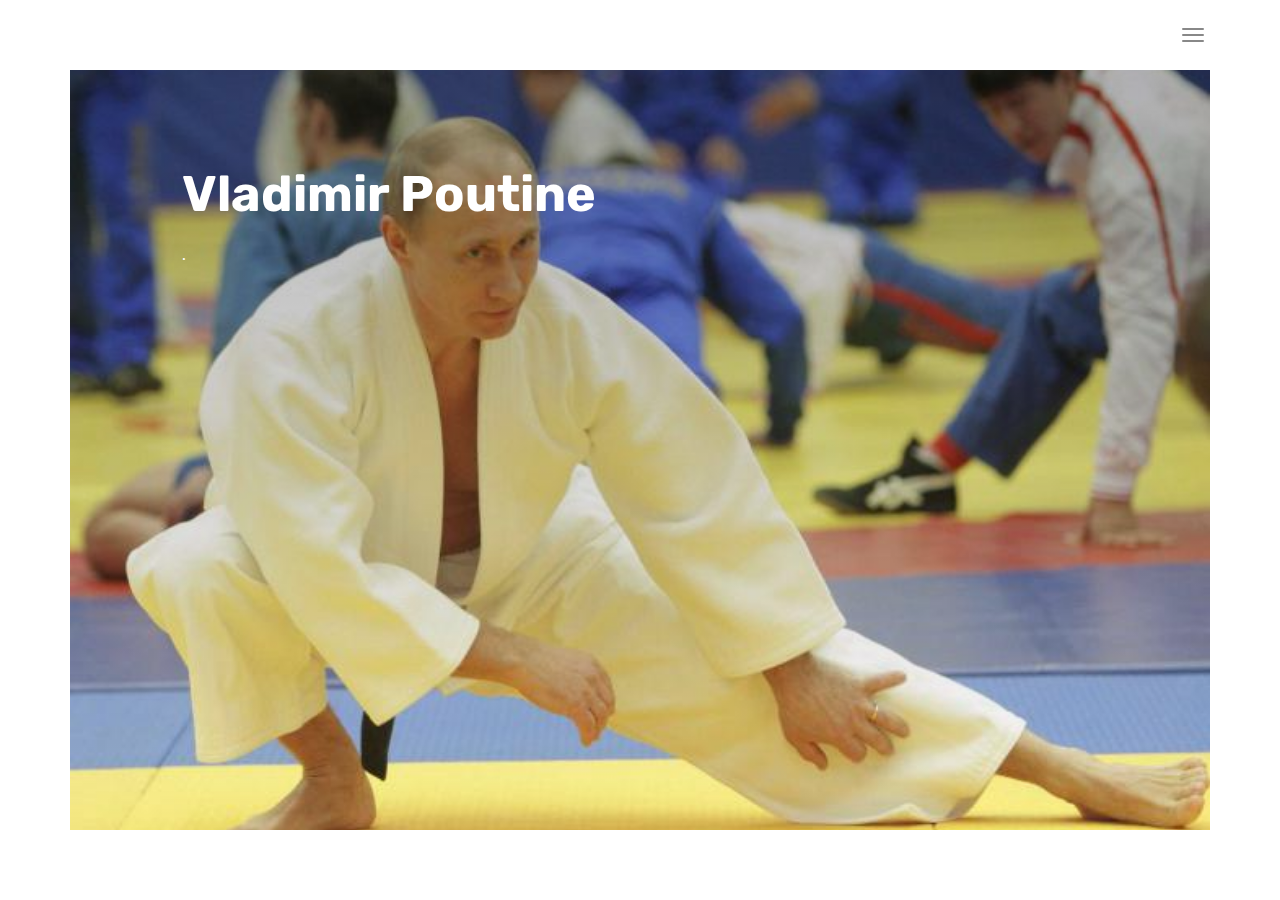
<file: index.html>
<!DOCTYPE html>
<html lang="en">

<head>
  <meta charset="UTF-8">
  <meta content="IE=edge" http-equiv="X-UA-Compatible">
  <meta content="width=device-width,initial-scale=1" name="viewport">
  <meta content="description" name="description">
  <meta name="google" content="notranslate" />
  <meta content="Mashup templates have been developped by Orson.io team" name="author">

  <!-- Disable tap highlight on IE -->
  <meta name="msapplication-tap-highlight" content="no">
  
  <link rel="apple-touch-icon" sizes="180x180" href="./assets/apple-icon-180x180.png">
  <link href="./assets/favicon.ico" rel="icon">
  
  <title>Title page</title>  

<link href="./main.3da94fde.css" rel="stylesheet"></head>

<body>

 <!-- Add your content of header -->

<header>
  <nav class="navbar navbar-fixed-top navbar-default">
    <div class="container">
        <button type="button" class="navbar-toggle">
          <span class="sr-only">Toggle navigation</span>
          <span class="icon-bar"></span>
          <span class="icon-bar"></span>
          <span class="icon-bar"></span>
        </button>
        
      <nav class="navbar-fullscreen" id="navbar-middle">
        <button type="button" class="close" aria-label="Close"><span aria-hidden="true">&times;</span></button>
        <ul class="navbar-fullscreen-links">
          <li><a href="./index.html" title="">home</a></li>
          <li><a href="./project.html" title="">Projet</a></li>
          <li><a href="./about.html" title="">A propos de</a></li>
        </ul>

        <div class="footer-container">
          <p class="footer-share-icons">
              <a href="https://www.linternaute.fr/actualite/biographie/1776476-vladimir-poutine-biographie-courte-dates-citations/#:~:text=Biographie%20courte%20de%20Vladimir%20Poutine%20Biographie%20courte%20de,renseignement%2C%20qu%27il%20quitte%20en%201991%29%20et%20devient%20officier." class="fa-icon" title="">
                  <i class="fa fa-Wikipedia" aria-hidden="true"></i>
              </a>
          </p>
                       
        </div>


      </nav> 
    
    </div>
  </nav>
</header>

  
<div class="hero-full-container background-image-container white-text-container" style="background-image:url('judo.jpg')">
  <div class="overlay-gradient"></div>
  <div class="container">
    <div class="row">
      <div class="col-xs-12 col-md-7 col-md-offset-1">
        <div class="hero-full-wrapper">
          <div class="text-content">
            <h1>Vladimir Poutine</h1>
            <p>.</p>
          </div>
        </div>
      </div>
    </div>
  </div>
</div>

<script>
  document.addEventListener("DOMContentLoaded", function (event) {
    navbarFixedTopAnimation();
    closeMenuBeforeGoingToPage();
  });
</script>




<script>
    document.addEventListener("DOMContentLoaded", function (event) {
      navbarToggleSidebar();
      closeMenuBeforeGoingToPage();
      navActivePage();
    });
</script>
 <script type="text/javascript" src="./main.4c6e144e.js"></script></body>

</html>
</file>
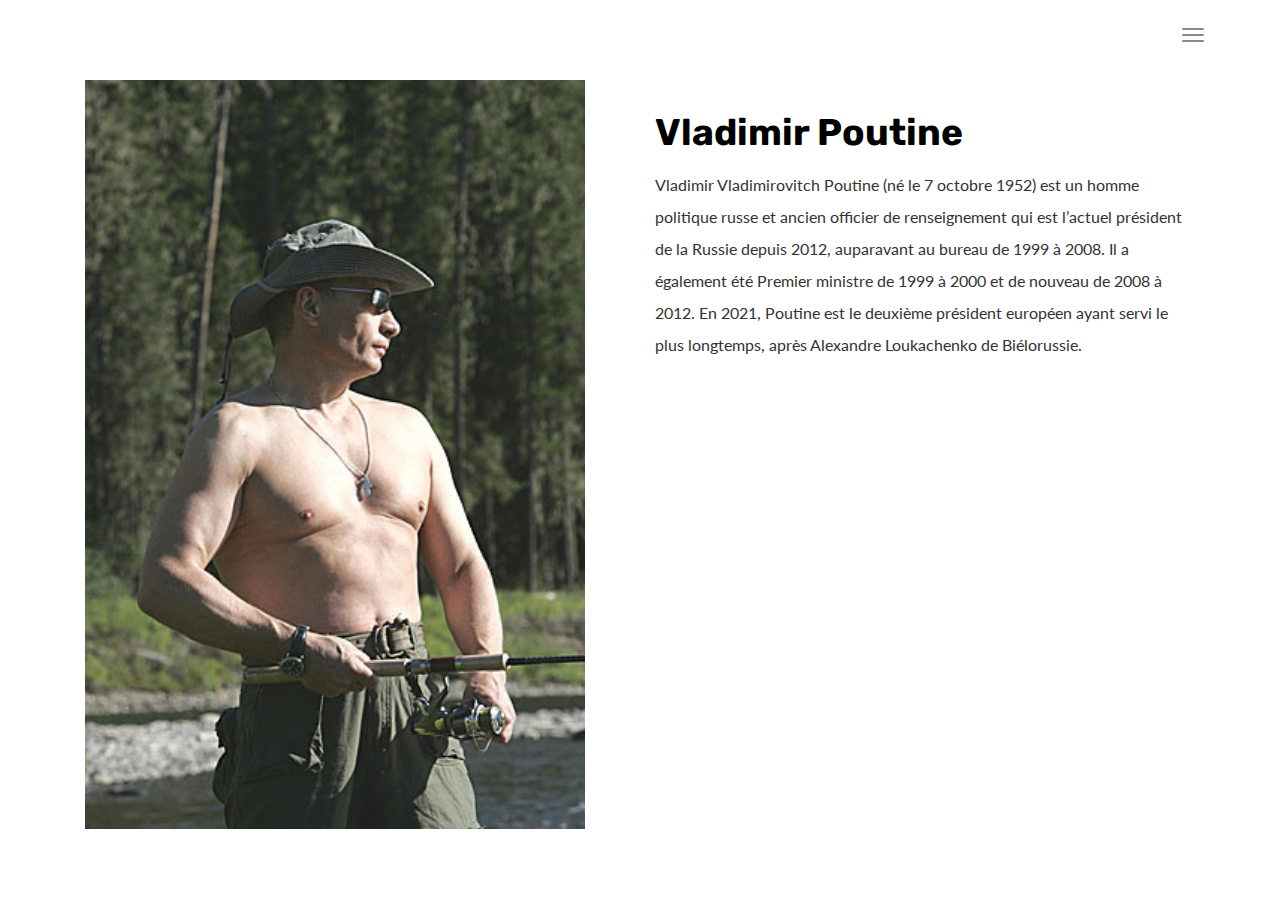
<file: about.html>
<!DOCTYPE html>
<html lang="en">

<head>
  <meta charset="UTF-8">
  <meta content="IE=edge" http-equiv="X-UA-Compatible">
  <meta content="width=device-width,initial-scale=1" name="viewport">
  <meta content="description" name="description">
  <meta name="google" content="notranslate" />
  <meta content="Mashup templates have been developped by Orson.io team" name="author">

  <!-- Disable tap highlight on IE -->
  <meta name="msapplication-tap-highlight" content="no">
  
  <link rel="apple-touch-icon" sizes="180x180" href="./assets/apple-icon-180x180.png">
  <link href="./assets/favicon.ico" rel="icon">
  
  <title>Title page</title>  

<link href="./main.3da94fde.css" rel="stylesheet"></head>

<body>

<!-- Add your content of header -->

<header>
  <nav class="navbar navbar-fixed-top navbar-default">
    <div class="container">
        <button type="button" class="navbar-toggle">
          <span class="sr-only">Toggle navigation</span>
          <span class="icon-bar"></span>
          <span class="icon-bar"></span>
          <span class="icon-bar"></span>
        </button>
        
      <nav class="navbar-fullscreen" id="navbar-middle">
        <button type="button" class="close" aria-label="Close"><span aria-hidden="true">&times;</span></button>
        <ul class="navbar-fullscreen-links">
          <li><a href="./index.html" title="">Home</a></li>
          <li><a href="./project.html" title="">Projet</a></li>
          <li><a href="./about.html" title="">A propos de</a></li>
        
        </ul>

        <div class="footer-container">
           
          <p class="footer-share-icons">
              <a href="https://www.linternaute.fr/actualite/biographie/1776476-vladimir-poutine-biographie-courte-dates-citations/#:~:text=Biographie%20courte%20de%20Vladimir%20Poutine%20Biographie%20courte%20de,renseignement%2C%20qu%27il%20quitte%20en%201991%29%20et%20devient%20officier." class="fa-icon" title="">
                  <i class="fa fa-Wikipedia" aria-hidden="true"></i>
              </a>
          </p>
                       
        </div>


      </nav> 
    
    </div>
  </nav>
</header>
<div class="section-container content-container">
    <div class="container">
        <div class="row">
            <div class="col-xs-12">
                <div class="col-md-6">
                    <img src="putin.jpg" class="img-responsive" alt="" width="500px"> 
                </div>
                <div class="col-md-6">
                    <h1 class="h2">Vladimir Poutine</h1>
                    <p>Vladimir Vladimirovitch Poutine (né le 7 octobre 1952) est un homme politique russe et ancien officier de renseignement qui est l’actuel président de la Russie depuis 2012, auparavant au bureau de 1999 à 2008. Il a également été Premier ministre de 1999 à 2000 et de nouveau de 2008 à 2012. En 2021, Poutine est le deuxième président européen ayant servi le plus longtemps, après Alexandre Loukachenko de Biélorussie.</p>

                   
                </div>
            </div>
        </div>
    </div>
</div>




<script>
    document.addEventListener("DOMContentLoaded", function (event) {
      navbarToggleSidebar();
      closeMenuBeforeGoingToPage();
      navActivePage();
    });
</script>
 <script type="text/javascript" src="./main.4c6e144e.js"></script></body>

</html>
</file>
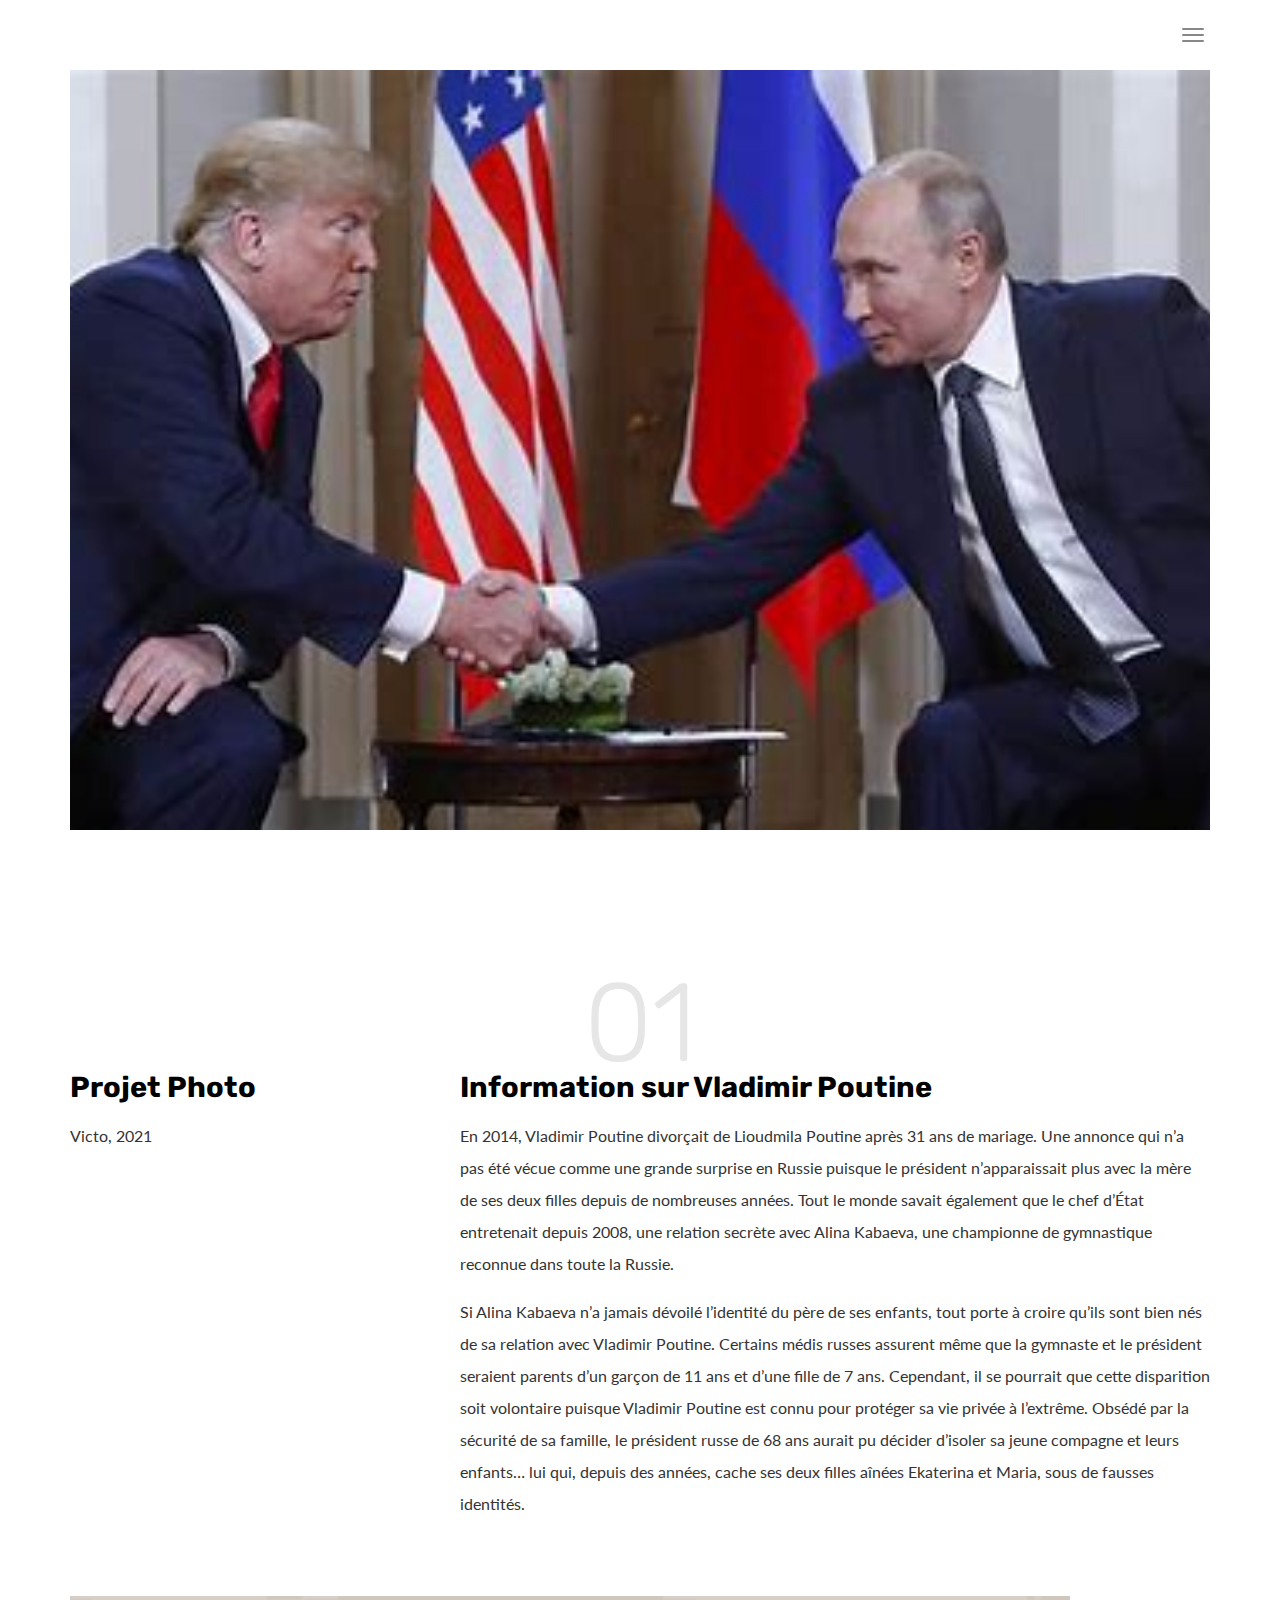
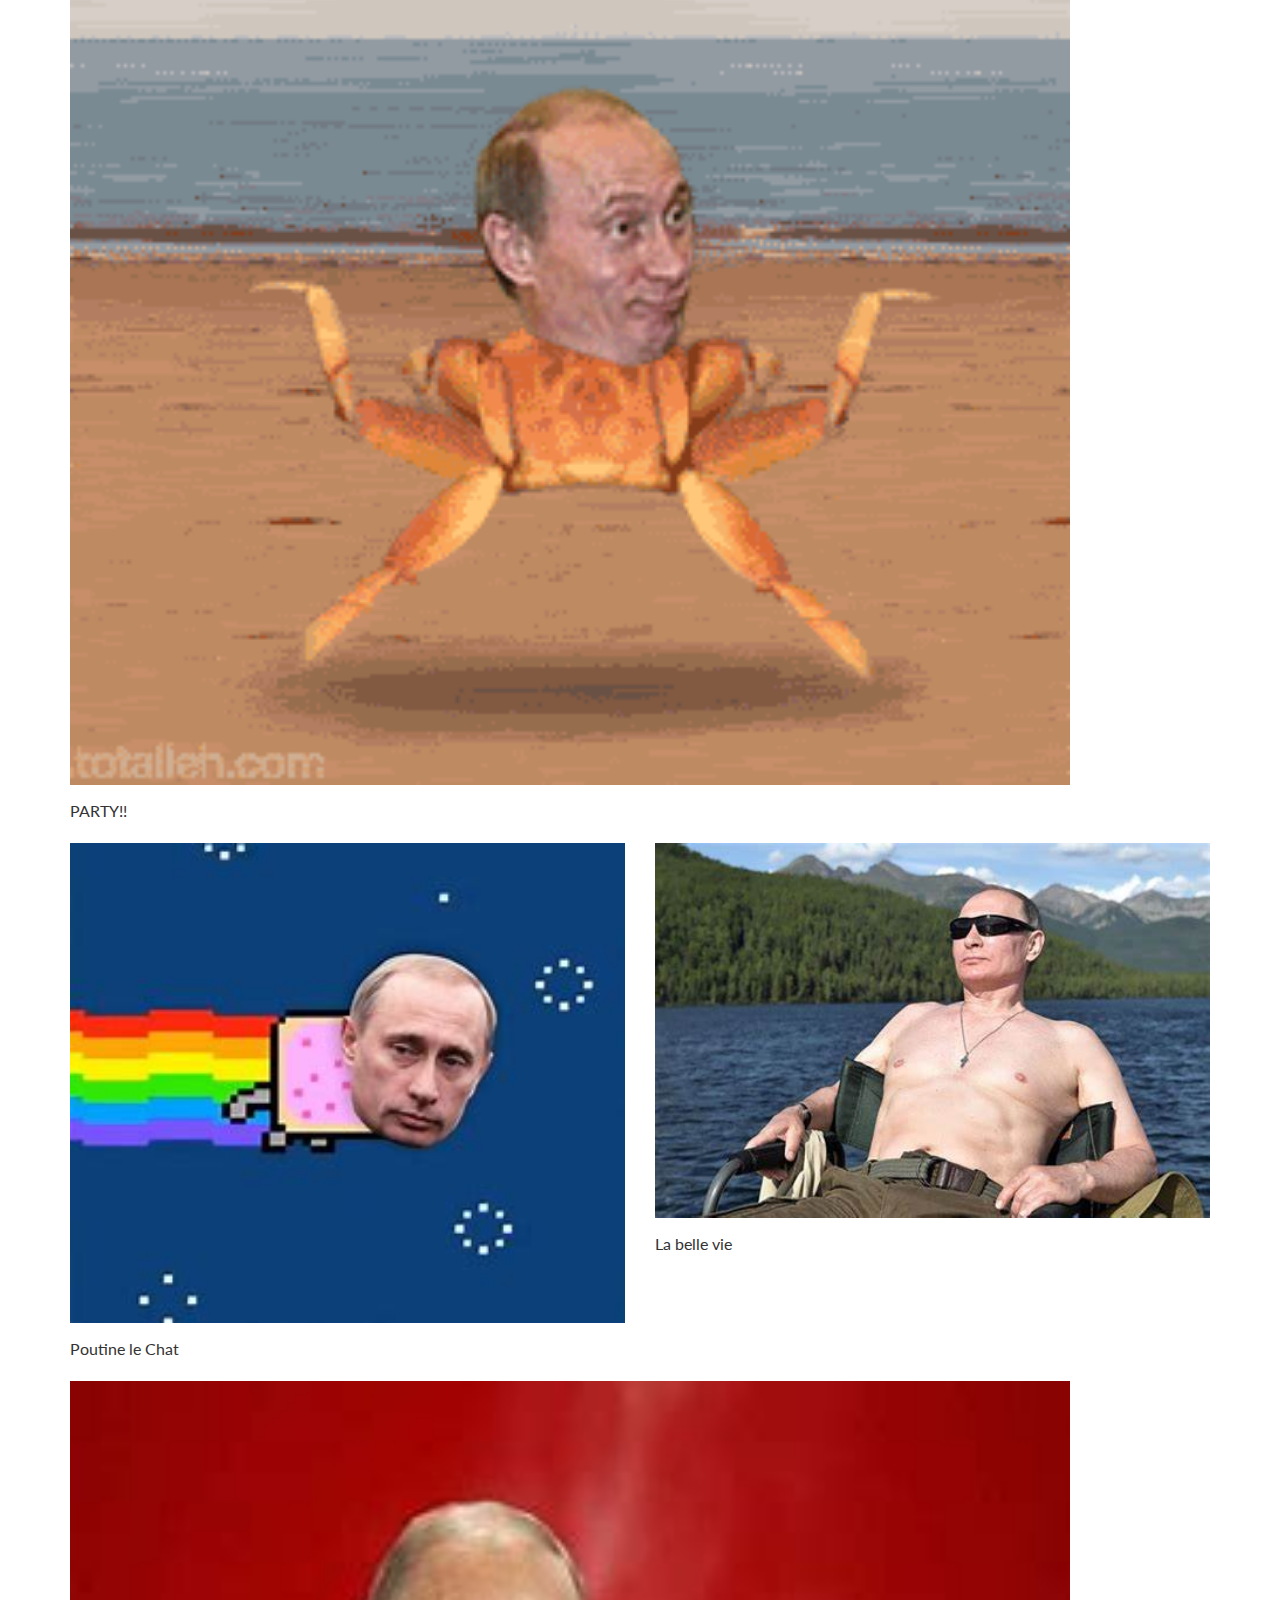
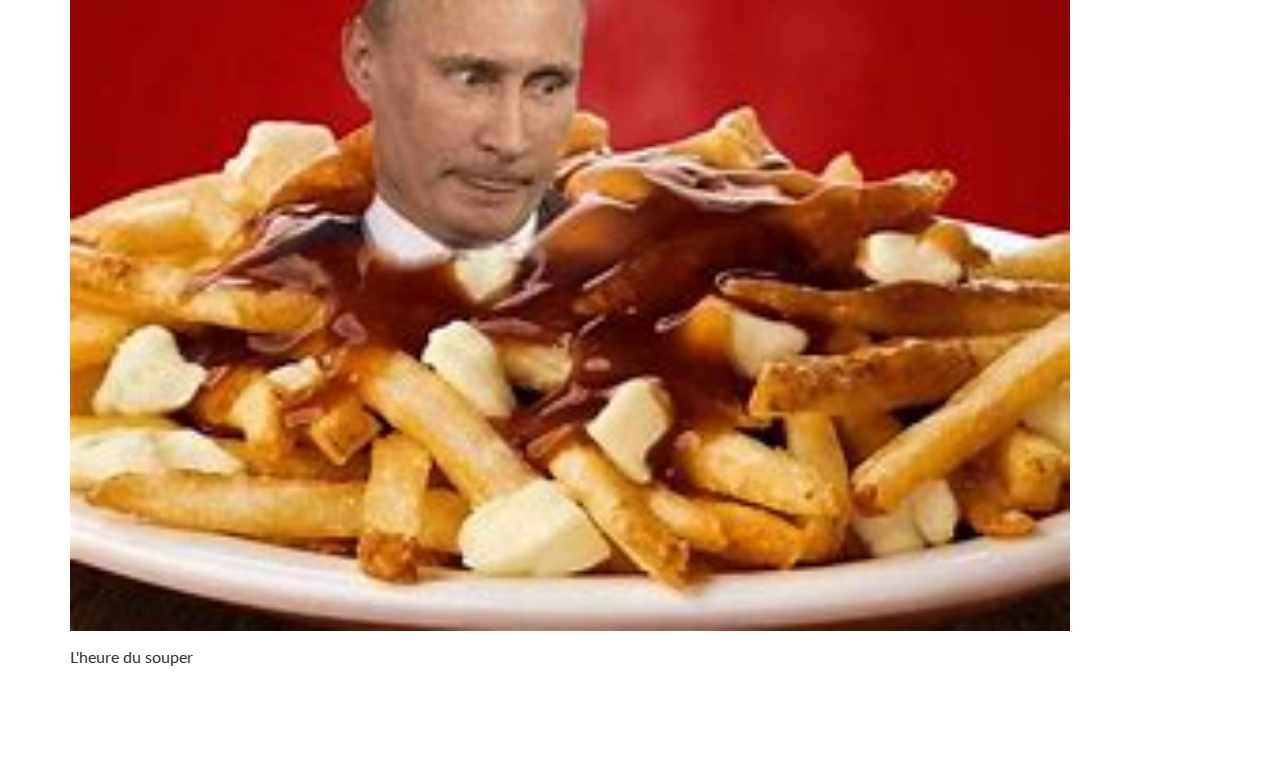
<file: project.html>
<!DOCTYPE html>
<html lang="en">

<head>
  <meta charset="UTF-8">
  <meta content="IE=edge" http-equiv="X-UA-Compatible">
  <meta content="width=device-width,initial-scale=1" name="viewport">
  <meta content="description" name="description">
  <meta name="google" content="notranslate" />
  <meta content="Mashup templates have been developped by Orson.io team" name="author">

  <!-- Disable tap highlight on IE -->
  <meta name="msapplication-tap-highlight" content="no">
  
  <link rel="apple-touch-icon" sizes="180x180" href="./assets/apple-icon-180x180.png">
  <link href="./assets/favicon.ico" rel="icon">
  
  <title>Vladimir Poutine</title>  

<link href="./main.3da94fde.css" rel="stylesheet"></head>

<body>

 <!-- Add your content of header -->

<header>
  <nav class="navbar navbar-fixed-top navbar-default">
    <div class="container">
        <button type="button" class="navbar-toggle">
          <span class="sr-only">Toggle navigation</span>
          <span class="icon-bar"></span>
          <span class="icon-bar"></span>
          <span class="icon-bar"></span>
        </button>
        
      <nav class="navbar-fullscreen" id="navbar-middle">
        <button type="button" class="close" aria-label="Close"><span aria-hidden="true">&times;</span></button>
        <ul class="navbar-fullscreen-links">
          <li><a href="./index.html" title="">Home</a></li>
          <li><a href="./project.html" title="">Projet</a></li>
          <li><a href="./about.html" title="">A propos de</a></li>
        </ul>

        <div class="footer-container">
          <p class="footer-share-icons">
              <a href="https://www.linternaute.fr/actualite/biographie/1776476-vladimir-poutine-biographie-courte-dates-citations/#:~:text=Biographie%20courte%20de%20Vladimir%20Poutine%20Biographie%20courte%20de,renseignement%2C%20qu%27il%20quitte%20en%201991%29%20et%20devient%20officier." class="fa-icon" title="">
                  <i class="fa fa-Wikipedia" aria-hidden="true"></i>
              </a>
          </p>
                       
        </div>


      </nav> 
    
    </div>
  </nav>
</header>

  
<div class="hero-full-container background-image-container white-text-container" style="background-image:url('trump.jpg')">
  <div class="container">
    <div class="row">
      <div class="col-xs-12">
        <div class="hero-full-wrapper">
          <div class="text-content  text-center">
          </div>
        </div>
      </div>
    </div>
  </div>
</div>

<div class="section-container">
  <div class="container">
    <div class="row">
      <div class="col-xs-12">
        <div class="text-center section-container-spacer">
          <h2 class="with-project-number"><span class="project-number">01</span></h2>
        </div>
        <div class="row section-container-spacer">
          <div class="col-md-4">
              <div class="section-container-spacer">
                <h3>Projet Photo</h3>
                <p>Victo, 2021</p>
              </div>
          </div>
          <div class="col-md-8">
            <h3>Information sur Vladimir Poutine</h3>
            <p>En 2014, Vladimir Poutine divorçait de Lioudmila Poutine après 31 ans de mariage. Une annonce qui n’a pas été vécue comme une grande surprise en Russie puisque le président n’apparaissait plus avec la mère de ses deux filles depuis de nombreuses années. Tout le monde savait également que le chef d’État entretenait depuis 2008, une relation secrète avec Alina Kabaeva, une championne de gymnastique reconnue dans toute la Russie.</p>
              <p> Si Alina Kabaeva n’a jamais dévoilé l’identité du père de ses enfants, tout porte à croire qu’ils sont bien nés de sa relation avec Vladimir Poutine. Certains médis russes assurent même que la gymnaste et le président seraient parents d’un garçon de 11 ans et d’une fille de 7 ans. Cependant, il se pourrait que cette disparition soit volontaire puisque Vladimir Poutine est connu pour protéger sa vie privée à l’extrême. Obsédé par la sécurité de sa famille, le président russe de 68 ans aurait pu décider d’isoler sa jeune compagne et leurs enfants… lui qui, depuis des années, cache ses deux filles aînées Ekaterina et Maria, sous de fausses identités.
            </p>
          </div>
        </div>


        <img src="crab.gif" alt="" class="img-responsive" width="1000px">
        <p>PARTY!!</p>
        
        <div class="row">
            <div class="col-md-6">
            <img src="cat.jpg" class="img-responsive" alt="" width="1000px">
            <p>Poutine le Chat</p>
            </div>
            <div class="col-md-6">
            <img src="peche.jpg" class="img-responsive" alt="" width="1000px">
            <p>La belle vie</p>
            </div>
        </div>

        <img src="poutine.jpg" class="img-responsive" alt="" width="1000px">
        <p>L'heure du souper</p>

      </div>
    </div>
  </div>
</div>
<script>
    document.addEventListener("DOMContentLoaded", function (event) {
      navbarToggleSidebar();
      closeMenuBeforeGoingToPage();
      navActivePage();
    });
</script>
 <script type="text/javascript" src="./main.4c6e144e.js"></script></body>

</html>
</file>
<file: main.3da94fde.css>
@import url(https://fonts.googleapis.com/css?family=Lato:300,700|Rubik:400,700);@import url(https://maxcdn.bootstrapcdn.com/font-awesome/4.7.0/css/font-awesome.min.css);/*!
 * Bootstrap v3.3.7 (http://getbootstrap.com)
 * Copyright 2011-2016 Twitter, Inc.
 * Licensed under MIT (https://github.com/twbs/bootstrap/blob/master/LICENSE)
 */
/*! normalize.css v3.0.3 | MIT License | github.com/necolas/normalize.css */html{font-family:sans-serif;-ms-text-size-adjust:100%;-webkit-text-size-adjust:100%}body{margin:0}article,aside,details,figcaption,figure,footer,header,hgroup,main,menu,nav,section,summary{display:block}audio,canvas,progress,video{display:inline-block;vertical-align:baseline}audio:not([controls]){display:none;height:0}[hidden],template{display:none}a{background-color:transparent}a:active,a:hover{outline:0}abbr[title]{border-bottom:1px dotted}b,strong{font-weight:700}dfn{font-style:italic}h1{font-size:2em;margin:.67em 0}mark{background:#ff0;color:#000}small{font-size:80%}sub,sup{font-size:75%;line-height:0;position:relative;vertical-align:baseline}sup{top:-.5em}sub{bottom:-.25em}img{border:0}svg:not(:root){overflow:hidden}figure{margin:1em 40px}hr{box-sizing:content-box;height:0}pre{overflow:auto}code,kbd,pre,samp{font-family:monospace,monospace;font-size:1em}button,input,optgroup,select,textarea{color:inherit;font:inherit;margin:0}button{overflow:visible}button,select{text-transform:none}button,html input[type=button],input[type=reset],input[type=submit]{-webkit-appearance:button;cursor:pointer}button[disabled],html input[disabled]{cursor:default}button::-moz-focus-inner,input::-moz-focus-inner{border:0;padding:0}input{line-height:normal}input[type=checkbox],input[type=radio]{box-sizing:border-box;padding:0}input[type=number]::-webkit-inner-spin-button,input[type=number]::-webkit-outer-spin-button{height:auto}input[type=search]{-webkit-appearance:textfield;box-sizing:content-box}input[type=search]::-webkit-search-cancel-button,input[type=search]::-webkit-search-decoration{-webkit-appearance:none}fieldset{border:1px solid silver;margin:0 2px;padding:.35em .625em .75em}textarea{overflow:auto}optgroup{font-weight:700}table{border-collapse:collapse;border-spacing:0}td,th{padding:0}

/*! Source: https://github.com/h5bp/html5-boilerplate/blob/master/src/css/main.css */@media print{*,:after,:before{background:transparent!important;color:#000!important;box-shadow:none!important;text-shadow:none!important}a,a:visited{text-decoration:underline}a[href]:after{content:" (" attr(href) ")"}abbr[title]:after{content:" (" attr(title) ")"}a[href^="#"]:after,a[href^="javascript:"]:after{content:""}blockquote,pre{border:1px solid #999;page-break-inside:avoid}thead{display:table-header-group}img,tr{page-break-inside:avoid}img{max-width:100%!important}h2,h3,p{orphans:3;widows:3}h2,h3{page-break-after:avoid}.navbar{display:none}.btn>.caret,.dropup>.btn>.caret{border-top-color:rgb(0, 0, 0)!important}.label{border:1px solid #000}.table{border-collapse:collapse!important}.table td,.table th{background-color:#fff!important}.table-bordered td,.table-bordered th{border:1px solid #ddd!important}}*,:after,:before{-webkit-box-sizing:border-box;-moz-box-sizing:border-box;box-sizing:border-box}html{font-size:10px;-webkit-tap-highlight-color:transparent}body{font-family:Lato,Helvetica,Arial,sans-serif;font-size:16px;line-height:2;color:#333;background-color:#fff}button,input,select,textarea{font-family:inherit;font-size:inherit;line-height:inherit}a{color:#333;text-decoration:none}a:focus,a:hover{color:#0d0d0d;text-decoration:underline}a:focus{outline:5px auto -webkit-focus-ring-color;outline-offset:-2px}figure{margin:0}img{vertical-align:middle}.img-responsive{display:block;max-width:100%;height:auto}.img-rounded{border-radius:0}.img-thumbnail{padding:4px;line-height:2;background-color:#fff;border:1px solid #ddd;border-radius:0;-webkit-transition:all .2s ease-in-out;-o-transition:all .2s ease-in-out;transition:all .2s ease-in-out;display:inline-block;max-width:100%;height:auto}.img-circle{border-radius:50%}hr{margin-top:32px;margin-bottom:32px;border:0;border-top:1px solid #eee}.sr-only{position:absolute;width:1px;height:1px;margin:-1px;padding:0;overflow:hidden;clip:rect(0,0,0,0);border:0}.sr-only-focusable:active,.sr-only-focusable:focus{position:static;width:auto;height:auto;margin:0;overflow:visible;clip:auto}[role=button]{cursor:pointer}.h1,.h2,.h3,.h4,.h5,.h6,h1,h2,h3,h4,h5,h6{font-family:Rubik,Helvetica,Arial,sans-serif;font-weight:700;line-height:1.1;color:#000}.h1 .small,.h1 small,.h2 .small,.h2 small,.h3 .small,.h3 small,.h4 .small,.h4 small,.h5 .small,.h5 small,.h6 .small,.h6 small,h1 .small,h1 small,h2 .small,h2 small,h3 .small,h3 small,h4 .small,h4 small,h5 .small,h5 small,h6 .small,h6 small{font-weight:400;line-height:1;color:#777}.h1,.h2,.h3,h1,h2,h3{margin-top:32px;margin-bottom:16px}.h1 .small,.h1 small,.h2 .small,.h2 small,.h3 .small,.h3 small,h1 .small,h1 small,h2 .small,h2 small,h3 .small,h3 small{font-size:65%}.h4,.h5,.h6,h4,h5,h6{margin-top:16px;margin-bottom:16px}.h4 .small,.h4 small,.h5 .small,.h5 small,.h6 .small,.h6 small,h4 .small,h4 small,h5 .small,h5 small,h6 .small,h6 small{font-size:75%}.h1,h1{font-size:50px}.h2,h2{font-size:37px}.h3,h3{font-size:29px}.h4,h4{font-size:22px}.h5,h5{font-size:16px}.h6,h6{font-size:14px}p{margin:0 0 16px}.lead{margin-bottom:32px;font-size:18px;font-weight:300;line-height:1.4}@media (min-width:768px){.lead{font-size:24px}}.small,small{font-size:87%}.mark,mark{background-color:#fcf8e3;padding:.2em}.text-left{text-align:left}.text-right{text-align:right}.text-center{text-align:center}.text-justify{text-align:justify}.text-nowrap{white-space:nowrap}.text-lowercase{text-transform:lowercase}.initialism,.text-uppercase{text-transform:uppercase}.text-capitalize{text-transform:capitalize}.text-muted{color:#777}.text-primary{color:#333}a.text-primary:focus,a.text-primary:hover{color:#1a1a1a}.text-success{color:#fff}a.text-success:focus,a.text-success:hover{color:#e6e6e6}.text-info{color:#31708f}a.text-info:focus,a.text-info:hover{color:#245269}.text-warning{color:#8a6d3b}a.text-warning:focus,a.text-warning:hover{color:#66512c}.text-danger{color:#fff}a.text-danger:focus,a.text-danger:hover{color:#e6e6e6}.bg-primary{color:#fff;background-color:#333}a.bg-primary:focus,a.bg-primary:hover{background-color:#1a1a1a}.bg-success{background-color:#684ad7}a.bg-success:focus,a.bg-success:hover{background-color:#4b2bc3}.bg-info{background-color:#d9edf7}a.bg-info:focus,a.bg-info:hover{background-color:#afd9ee}.bg-warning{background-color:#fcf8e3}a.bg-warning:focus,a.bg-warning:hover{background-color:#f7ecb5}.bg-danger{background-color:#d9534f}a.bg-danger:focus,a.bg-danger:hover{background-color:#c9302c}.page-header{padding-bottom:15px;margin:64px 0 32px;border-bottom:1px solid #eee}ol,ul{margin-top:0;margin-bottom:16px}ol ol,ol ul,ul ol,ul ul{margin-bottom:0}.list-inline,.list-unstyled{padding-left:0;list-style:none}.list-inline{margin-left:-5px}.list-inline>li{display:inline-block;padding-left:5px;padding-right:5px}dl{margin-top:0;margin-bottom:32px}dd,dt{line-height:2}dt{font-weight:700}dd{margin-left:0}.dl-horizontal dd:after,.dl-horizontal dd:before{content:" ";display:table}.dl-horizontal dd:after{clear:both}@media (min-width:768px){.dl-horizontal dt{float:left;width:160px;clear:left;text-align:right;overflow:hidden;text-overflow:ellipsis;white-space:nowrap}.dl-horizontal dd{margin-left:180px}}abbr[data-original-title],abbr[title]{cursor:help;border-bottom:1px dotted #777}.initialism{font-size:90%}blockquote{padding:16px 32px;margin:0 0 32px;font-size:20px;border-left:5px solid #eee}blockquote ol:last-child,blockquote p:last-child,blockquote ul:last-child{margin-bottom:0}blockquote .small,blockquote footer,blockquote small{display:block;font-size:80%;line-height:2;color:#777}blockquote .small:before,blockquote footer:before,blockquote small:before{content:"\2014   \A0"}.blockquote-reverse,blockquote.pull-right{padding-right:15px;padding-left:0;border-right:5px solid #eee;border-left:0;text-align:right}.blockquote-reverse .small:before,.blockquote-reverse footer:before,.blockquote-reverse small:before,blockquote.pull-right .small:before,blockquote.pull-right footer:before,blockquote.pull-right small:before{content:""}.blockquote-reverse .small:after,.blockquote-reverse footer:after,.blockquote-reverse small:after,blockquote.pull-right .small:after,blockquote.pull-right footer:after,blockquote.pull-right small:after{content:"\A0   \2014"}address{margin-bottom:32px;font-style:normal;line-height:2}code,kbd,pre,samp{font-family:Menlo,Monaco,Consolas,Courier New,monospace}code{color:#c7254e;background-color:#f9f2f4}code,kbd{padding:2px 4px;font-size:90%;border-radius:0}kbd{color:#fff;background-color:#333;box-shadow:inset 0 -1px 0 rgba(0,0,0,.25)}kbd kbd{padding:0;font-size:100%;font-weight:700;box-shadow:none}pre{display:block;padding:15.5px;margin:0 0 16px;font-size:15px;line-height:2;word-break:break-all;word-wrap:break-word;color:#333;background-color:#f5f5f5;border:1px solid #ccc;border-radius:0}pre code{padding:0;font-size:inherit;color:inherit;white-space:pre-wrap;background-color:transparent;border-radius:0}.pre-scrollable{max-height:340px;overflow-y:scroll}.container{margin-right:auto;margin-left:auto;padding-left:15px;padding-right:15px}.container:after,.container:before{content:" ";display:table}.container:after{clear:both}@media (min-width:768px){.container{width:750px}}@media (min-width:992px){.container{width:970px}}@media (min-width:1200px){.container{width:1170px}}.container-fluid{margin-right:auto;margin-left:auto;padding-left:15px;padding-right:15px}.container-fluid:after,.container-fluid:before{content:" ";display:table}.container-fluid:after{clear:both}.row{margin-left:-15px;margin-right:-15px}.row:after,.row:before{content:" ";display:table}.row:after{clear:both}.col-lg-1,.col-lg-2,.col-lg-3,.col-lg-4,.col-lg-5,.col-lg-6,.col-lg-7,.col-lg-8,.col-lg-9,.col-lg-10,.col-lg-11,.col-lg-12,.col-md-1,.col-md-2,.col-md-3,.col-md-4,.col-md-5,.col-md-6,.col-md-7,.col-md-8,.col-md-9,.col-md-10,.col-md-11,.col-md-12,.col-sm-1,.col-sm-2,.col-sm-3,.col-sm-4,.col-sm-5,.col-sm-6,.col-sm-7,.col-sm-8,.col-sm-9,.col-sm-10,.col-sm-11,.col-sm-12,.col-xs-1,.col-xs-2,.col-xs-3,.col-xs-4,.col-xs-5,.col-xs-6,.col-xs-7,.col-xs-8,.col-xs-9,.col-xs-10,.col-xs-11,.col-xs-12{position:relative;min-height:1px;padding-left:15px;padding-right:15px}.col-xs-1,.col-xs-2,.col-xs-3,.col-xs-4,.col-xs-5,.col-xs-6,.col-xs-7,.col-xs-8,.col-xs-9,.col-xs-10,.col-xs-11,.col-xs-12{float:left}.col-xs-1{width:8.33333%}.col-xs-2{width:16.66667%}.col-xs-3{width:25%}.col-xs-4{width:33.33333%}.col-xs-5{width:41.66667%}.col-xs-6{width:50%}.col-xs-7{width:58.33333%}.col-xs-8{width:66.66667%}.col-xs-9{width:75%}.col-xs-10{width:83.33333%}.col-xs-11{width:91.66667%}.col-xs-12{width:100%}.col-xs-pull-0{right:auto}.col-xs-pull-1{right:8.33333%}.col-xs-pull-2{right:16.66667%}.col-xs-pull-3{right:25%}.col-xs-pull-4{right:33.33333%}.col-xs-pull-5{right:41.66667%}.col-xs-pull-6{right:50%}.col-xs-pull-7{right:58.33333%}.col-xs-pull-8{right:66.66667%}.col-xs-pull-9{right:75%}.col-xs-pull-10{right:83.33333%}.col-xs-pull-11{right:91.66667%}.col-xs-pull-12{right:100%}.col-xs-push-0{left:auto}.col-xs-push-1{left:8.33333%}.col-xs-push-2{left:16.66667%}.col-xs-push-3{left:25%}.col-xs-push-4{left:33.33333%}.col-xs-push-5{left:41.66667%}.col-xs-push-6{left:50%}.col-xs-push-7{left:58.33333%}.col-xs-push-8{left:66.66667%}.col-xs-push-9{left:75%}.col-xs-push-10{left:83.33333%}.col-xs-push-11{left:91.66667%}.col-xs-push-12{left:100%}.col-xs-offset-0{margin-left:0}.col-xs-offset-1{margin-left:8.33333%}.col-xs-offset-2{margin-left:16.66667%}.col-xs-offset-3{margin-left:25%}.col-xs-offset-4{margin-left:33.33333%}.col-xs-offset-5{margin-left:41.66667%}.col-xs-offset-6{margin-left:50%}.col-xs-offset-7{margin-left:58.33333%}.col-xs-offset-8{margin-left:66.66667%}.col-xs-offset-9{margin-left:75%}.col-xs-offset-10{margin-left:83.33333%}.col-xs-offset-11{margin-left:91.66667%}.col-xs-offset-12{margin-left:100%}@media (min-width:768px){.col-sm-1,.col-sm-2,.col-sm-3,.col-sm-4,.col-sm-5,.col-sm-6,.col-sm-7,.col-sm-8,.col-sm-9,.col-sm-10,.col-sm-11,.col-sm-12{float:left}.col-sm-1{width:8.33333%}.col-sm-2{width:16.66667%}.col-sm-3{width:25%}.col-sm-4{width:33.33333%}.col-sm-5{width:41.66667%}.col-sm-6{width:50%}.col-sm-7{width:58.33333%}.col-sm-8{width:66.66667%}.col-sm-9{width:75%}.col-sm-10{width:83.33333%}.col-sm-11{width:91.66667%}.col-sm-12{width:100%}.col-sm-pull-0{right:auto}.col-sm-pull-1{right:8.33333%}.col-sm-pull-2{right:16.66667%}.col-sm-pull-3{right:25%}.col-sm-pull-4{right:33.33333%}.col-sm-pull-5{right:41.66667%}.col-sm-pull-6{right:50%}.col-sm-pull-7{right:58.33333%}.col-sm-pull-8{right:66.66667%}.col-sm-pull-9{right:75%}.col-sm-pull-10{right:83.33333%}.col-sm-pull-11{right:91.66667%}.col-sm-pull-12{right:100%}.col-sm-push-0{left:auto}.col-sm-push-1{left:8.33333%}.col-sm-push-2{left:16.66667%}.col-sm-push-3{left:25%}.col-sm-push-4{left:33.33333%}.col-sm-push-5{left:41.66667%}.col-sm-push-6{left:50%}.col-sm-push-7{left:58.33333%}.col-sm-push-8{left:66.66667%}.col-sm-push-9{left:75%}.col-sm-push-10{left:83.33333%}.col-sm-push-11{left:91.66667%}.col-sm-push-12{left:100%}.col-sm-offset-0{margin-left:0}.col-sm-offset-1{margin-left:8.33333%}.col-sm-offset-2{margin-left:16.66667%}.col-sm-offset-3{margin-left:25%}.col-sm-offset-4{margin-left:33.33333%}.col-sm-offset-5{margin-left:41.66667%}.col-sm-offset-6{margin-left:50%}.col-sm-offset-7{margin-left:58.33333%}.col-sm-offset-8{margin-left:66.66667%}.col-sm-offset-9{margin-left:75%}.col-sm-offset-10{margin-left:83.33333%}.col-sm-offset-11{margin-left:91.66667%}.col-sm-offset-12{margin-left:100%}}@media (min-width:992px){.col-md-1,.col-md-2,.col-md-3,.col-md-4,.col-md-5,.col-md-6,.col-md-7,.col-md-8,.col-md-9,.col-md-10,.col-md-11,.col-md-12{float:left}.col-md-1{width:8.33333%}.col-md-2{width:16.66667%}.col-md-3{width:25%}.col-md-4{width:33.33333%}.col-md-5{width:41.66667%}.col-md-6{width:50%}.col-md-7{width:58.33333%}.col-md-8{width:66.66667%}.col-md-9{width:75%}.col-md-10{width:83.33333%}.col-md-11{width:91.66667%}.col-md-12{width:100%}.col-md-pull-0{right:auto}.col-md-pull-1{right:8.33333%}.col-md-pull-2{right:16.66667%}.col-md-pull-3{right:25%}.col-md-pull-4{right:33.33333%}.col-md-pull-5{right:41.66667%}.col-md-pull-6{right:50%}.col-md-pull-7{right:58.33333%}.col-md-pull-8{right:66.66667%}.col-md-pull-9{right:75%}.col-md-pull-10{right:83.33333%}.col-md-pull-11{right:91.66667%}.col-md-pull-12{right:100%}.col-md-push-0{left:auto}.col-md-push-1{left:8.33333%}.col-md-push-2{left:16.66667%}.col-md-push-3{left:25%}.col-md-push-4{left:33.33333%}.col-md-push-5{left:41.66667%}.col-md-push-6{left:50%}.col-md-push-7{left:58.33333%}.col-md-push-8{left:66.66667%}.col-md-push-9{left:75%}.col-md-push-10{left:83.33333%}.col-md-push-11{left:91.66667%}.col-md-push-12{left:100%}.col-md-offset-0{margin-left:0}.col-md-offset-1{margin-left:8.33333%}.col-md-offset-2{margin-left:16.66667%}.col-md-offset-3{margin-left:25%}.col-md-offset-4{margin-left:33.33333%}.col-md-offset-5{margin-left:41.66667%}.col-md-offset-6{margin-left:50%}.col-md-offset-7{margin-left:58.33333%}.col-md-offset-8{margin-left:66.66667%}.col-md-offset-9{margin-left:75%}.col-md-offset-10{margin-left:83.33333%}.col-md-offset-11{margin-left:91.66667%}.col-md-offset-12{margin-left:100%}}@media (min-width:1200px){.col-lg-1,.col-lg-2,.col-lg-3,.col-lg-4,.col-lg-5,.col-lg-6,.col-lg-7,.col-lg-8,.col-lg-9,.col-lg-10,.col-lg-11,.col-lg-12{float:left}.col-lg-1{width:8.33333%}.col-lg-2{width:16.66667%}.col-lg-3{width:25%}.col-lg-4{width:33.33333%}.col-lg-5{width:41.66667%}.col-lg-6{width:50%}.col-lg-7{width:58.33333%}.col-lg-8{width:66.66667%}.col-lg-9{width:75%}.col-lg-10{width:83.33333%}.col-lg-11{width:91.66667%}.col-lg-12{width:100%}.col-lg-pull-0{right:auto}.col-lg-pull-1{right:8.33333%}.col-lg-pull-2{right:16.66667%}.col-lg-pull-3{right:25%}.col-lg-pull-4{right:33.33333%}.col-lg-pull-5{right:41.66667%}.col-lg-pull-6{right:50%}.col-lg-pull-7{right:58.33333%}.col-lg-pull-8{right:66.66667%}.col-lg-pull-9{right:75%}.col-lg-pull-10{right:83.33333%}.col-lg-pull-11{right:91.66667%}.col-lg-pull-12{right:100%}.col-lg-push-0{left:auto}.col-lg-push-1{left:8.33333%}.col-lg-push-2{left:16.66667%}.col-lg-push-3{left:25%}.col-lg-push-4{left:33.33333%}.col-lg-push-5{left:41.66667%}.col-lg-push-6{left:50%}.col-lg-push-7{left:58.33333%}.col-lg-push-8{left:66.66667%}.col-lg-push-9{left:75%}.col-lg-push-10{left:83.33333%}.col-lg-push-11{left:91.66667%}.col-lg-push-12{left:100%}.col-lg-offset-0{margin-left:0}.col-lg-offset-1{margin-left:8.33333%}.col-lg-offset-2{margin-left:16.66667%}.col-lg-offset-3{margin-left:25%}.col-lg-offset-4{margin-left:33.33333%}.col-lg-offset-5{margin-left:41.66667%}.col-lg-offset-6{margin-left:50%}.col-lg-offset-7{margin-left:58.33333%}.col-lg-offset-8{margin-left:66.66667%}.col-lg-offset-9{margin-left:75%}.col-lg-offset-10{margin-left:83.33333%}.col-lg-offset-11{margin-left:91.66667%}.col-lg-offset-12{margin-left:100%}}table{background-color:transparent}caption{padding-top:8px;padding-bottom:8px;color:#777}caption,th{text-align:left}.table{width:100%;max-width:100%;margin-bottom:32px}.table>tbody>tr>td,.table>tbody>tr>th,.table>tfoot>tr>td,.table>tfoot>tr>th,.table>thead>tr>td,.table>thead>tr>th{padding:8px;line-height:2;vertical-align:top;border-top:1px solid #ddd}.table>thead>tr>th{vertical-align:bottom;border-bottom:2px solid #ddd}.table>caption+thead>tr:first-child>td,.table>caption+thead>tr:first-child>th,.table>colgroup+thead>tr:first-child>td,.table>colgroup+thead>tr:first-child>th,.table>thead:first-child>tr:first-child>td,.table>thead:first-child>tr:first-child>th{border-top:0}.table>tbody+tbody{border-top:2px solid #ddd}.table .table{background-color:#fff}.table-condensed>tbody>tr>td,.table-condensed>tbody>tr>th,.table-condensed>tfoot>tr>td,.table-condensed>tfoot>tr>th,.table-condensed>thead>tr>td,.table-condensed>thead>tr>th{padding:5px}.table-bordered,.table-bordered>tbody>tr>td,.table-bordered>tbody>tr>th,.table-bordered>tfoot>tr>td,.table-bordered>tfoot>tr>th,.table-bordered>thead>tr>td,.table-bordered>thead>tr>th{border:1px solid #ddd}.table-bordered>thead>tr>td,.table-bordered>thead>tr>th{border-bottom-width:2px}.table-striped>tbody>tr:nth-of-type(odd){background-color:#f9f9f9}.table-hover>tbody>tr:hover{background-color:#f5f5f5}table col[class*=col-]{position:static;float:none;display:table-column}table td[class*=col-],table th[class*=col-]{position:static;float:none;display:table-cell}.table>tbody>tr.active>td,.table>tbody>tr.active>th,.table>tbody>tr>td.active,.table>tbody>tr>th.active,.table>tfoot>tr.active>td,.table>tfoot>tr.active>th,.table>tfoot>tr>td.active,.table>tfoot>tr>th.active,.table>thead>tr.active>td,.table>thead>tr.active>th,.table>thead>tr>td.active,.table>thead>tr>th.active{background-color:#f5f5f5}.table-hover>tbody>tr.active:hover>td,.table-hover>tbody>tr.active:hover>th,.table-hover>tbody>tr:hover>.active,.table-hover>tbody>tr>td.active:hover,.table-hover>tbody>tr>th.active:hover{background-color:#e8e8e8}.table>tbody>tr.success>td,.table>tbody>tr.success>th,.table>tbody>tr>td.success,.table>tbody>tr>th.success,.table>tfoot>tr.success>td,.table>tfoot>tr.success>th,.table>tfoot>tr>td.success,.table>tfoot>tr>th.success,.table>thead>tr.success>td,.table>thead>tr.success>th,.table>thead>tr>td.success,.table>thead>tr>th.success{background-color:#684ad7}.table-hover>tbody>tr.success:hover>td,.table-hover>tbody>tr.success:hover>th,.table-hover>tbody>tr:hover>.success,.table-hover>tbody>tr>td.success:hover,.table-hover>tbody>tr>th.success:hover{background-color:#5735d2}.table>tbody>tr.info>td,.table>tbody>tr.info>th,.table>tbody>tr>td.info,.table>tbody>tr>th.info,.table>tfoot>tr.info>td,.table>tfoot>tr.info>th,.table>tfoot>tr>td.info,.table>tfoot>tr>th.info,.table>thead>tr.info>td,.table>thead>tr.info>th,.table>thead>tr>td.info,.table>thead>tr>th.info{background-color:#d9edf7}.table-hover>tbody>tr.info:hover>td,.table-hover>tbody>tr.info:hover>th,.table-hover>tbody>tr:hover>.info,.table-hover>tbody>tr>td.info:hover,.table-hover>tbody>tr>th.info:hover{background-color:#c4e3f3}.table>tbody>tr.warning>td,.table>tbody>tr.warning>th,.table>tbody>tr>td.warning,.table>tbody>tr>th.warning,.table>tfoot>tr.warning>td,.table>tfoot>tr.warning>th,.table>tfoot>tr>td.warning,.table>tfoot>tr>th.warning,.table>thead>tr.warning>td,.table>thead>tr.warning>th,.table>thead>tr>td.warning,.table>thead>tr>th.warning{background-color:#fcf8e3}.table-hover>tbody>tr.warning:hover>td,.table-hover>tbody>tr.warning:hover>th,.table-hover>tbody>tr:hover>.warning,.table-hover>tbody>tr>td.warning:hover,.table-hover>tbody>tr>th.warning:hover{background-color:#faf2cc}.table>tbody>tr.danger>td,.table>tbody>tr.danger>th,.table>tbody>tr>td.danger,.table>tbody>tr>th.danger,.table>tfoot>tr.danger>td,.table>tfoot>tr.danger>th,.table>tfoot>tr>td.danger,.table>tfoot>tr>th.danger,.table>thead>tr.danger>td,.table>thead>tr.danger>th,.table>thead>tr>td.danger,.table>thead>tr>th.danger{background-color:#d9534f}.table-hover>tbody>tr.danger:hover>td,.table-hover>tbody>tr.danger:hover>th,.table-hover>tbody>tr:hover>.danger,.table-hover>tbody>tr>td.danger:hover,.table-hover>tbody>tr>th.danger:hover{background-color:#d43f3a}.table-responsive{overflow-x:auto;min-height:.01%}@media screen and (max-width:767px){.table-responsive{width:100%;margin-bottom:24px;overflow-y:hidden;-ms-overflow-style:-ms-autohiding-scrollbar;border:1px solid #ddd}.table-responsive>.table{margin-bottom:0}.table-responsive>.table>tbody>tr>td,.table-responsive>.table>tbody>tr>th,.table-responsive>.table>tfoot>tr>td,.table-responsive>.table>tfoot>tr>th,.table-responsive>.table>thead>tr>td,.table-responsive>.table>thead>tr>th{white-space:nowrap}.table-responsive>.table-bordered{border:0}.table-responsive>.table-bordered>tbody>tr>td:first-child,.table-responsive>.table-bordered>tbody>tr>th:first-child,.table-responsive>.table-bordered>tfoot>tr>td:first-child,.table-responsive>.table-bordered>tfoot>tr>th:first-child,.table-responsive>.table-bordered>thead>tr>td:first-child,.table-responsive>.table-bordered>thead>tr>th:first-child{border-left:0}.table-responsive>.table-bordered>tbody>tr>td:last-child,.table-responsive>.table-bordered>tbody>tr>th:last-child,.table-responsive>.table-bordered>tfoot>tr>td:last-child,.table-responsive>.table-bordered>tfoot>tr>th:last-child,.table-responsive>.table-bordered>thead>tr>td:last-child,.table-responsive>.table-bordered>thead>tr>th:last-child{border-right:0}.table-responsive>.table-bordered>tbody>tr:last-child>td,.table-responsive>.table-bordered>tbody>tr:last-child>th,.table-responsive>.table-bordered>tfoot>tr:last-child>td,.table-responsive>.table-bordered>tfoot>tr:last-child>th{border-bottom:0}}fieldset{margin:0;min-width:0}fieldset,legend{padding:0;border:0}legend{display:block;width:100%;margin-bottom:32px;font-size:24px;line-height:inherit;color:#333;border-bottom:1px solid #e5e5e5}label{display:inline-block;max-width:100%;margin-bottom:5px;font-weight:700}input[type=search]{-webkit-box-sizing:border-box;-moz-box-sizing:border-box;box-sizing:border-box}input[type=checkbox],input[type=radio]{margin:4px 0 0;margin-top:1px\9;line-height:normal}input[type=file]{display:block}input[type=range]{display:block;width:100%}select[multiple],select[size]{height:auto}input[type=checkbox]:focus,input[type=file]:focus,input[type=radio]:focus{outline:5px auto -webkit-focus-ring-color;outline-offset:-2px}output{padding-top:7px}.form-control,output{display:block;font-size:16px;line-height:2;color:#555}.form-control{width:100%;height:46px;padding:6px 12px;background-color:#fff;background-image:none;border:1px solid #000;border-radius:0;-webkit-box-shadow:inset 0 1px 1px rgba(0,0,0,.075);box-shadow:inset 0 1px 1px rgba(0,0,0,.075);-webkit-transition:border-color .15s ease-in-out,box-shadow .15s ease-in-out;-o-transition:border-color ease-in-out .15s,box-shadow ease-in-out .15s;transition:border-color .15s ease-in-out,box-shadow .15s ease-in-out}.form-control:focus{border-color:#66afe9;outline:0;-webkit-box-shadow:inset 0 1px 1px rgba(0,0,0,.075),0 0 8px rgba(102,175,233,.6);box-shadow:inset 0 1px 1px rgba(0,0,0,.075),0 0 8px rgba(102,175,233,.6)}.form-control::-moz-placeholder{color:#999;opacity:1}.form-control:-ms-input-placeholder{color:#999}.form-control::-webkit-input-placeholder{color:#999}.form-control::-ms-expand{border:0;background-color:transparent}.form-control[disabled],.form-control[readonly],fieldset[disabled] .form-control{background-color:#eee;opacity:1}.form-control[disabled],fieldset[disabled] .form-control{cursor:not-allowed}textarea.form-control{height:auto}input[type=search]{-webkit-appearance:none}@media screen and (-webkit-min-device-pixel-ratio:0){input[type=date].form-control,input[type=datetime-local].form-control,input[type=month].form-control,input[type=time].form-control{line-height:46px}.input-group-sm>.input-group-btn>input[type=date].btn,.input-group-sm>.input-group-btn>input[type=datetime-local].btn,.input-group-sm>.input-group-btn>input[type=month].btn,.input-group-sm>.input-group-btn>input[type=time].btn,.input-group-sm>input[type=date].form-control,.input-group-sm>input[type=date].input-group-addon,.input-group-sm>input[type=datetime-local].form-control,.input-group-sm>input[type=datetime-local].input-group-addon,.input-group-sm>input[type=month].form-control,.input-group-sm>input[type=month].input-group-addon,.input-group-sm>input[type=time].form-control,.input-group-sm>input[type=time].input-group-addon,.input-group-sm input[type=date],.input-group-sm input[type=datetime-local],.input-group-sm input[type=month],.input-group-sm input[type=time],input[type=date].input-sm,input[type=datetime-local].input-sm,input[type=month].input-sm,input[type=time].input-sm{line-height:33px}.input-group-lg>.input-group-btn>input[type=date].btn,.input-group-lg>.input-group-btn>input[type=datetime-local].btn,.input-group-lg>.input-group-btn>input[type=month].btn,.input-group-lg>.input-group-btn>input[type=time].btn,.input-group-lg>input[type=date].form-control,.input-group-lg>input[type=date].input-group-addon,.input-group-lg>input[type=datetime-local].form-control,.input-group-lg>input[type=datetime-local].input-group-addon,.input-group-lg>input[type=month].form-control,.input-group-lg>input[type=month].input-group-addon,.input-group-lg>input[type=time].form-control,.input-group-lg>input[type=time].input-group-addon,.input-group-lg input[type=date],.input-group-lg input[type=datetime-local],.input-group-lg input[type=month],.input-group-lg input[type=time],input[type=date].input-lg,input[type=datetime-local].input-lg,input[type=month].input-lg,input[type=time].input-lg{line-height:49px}}.form-group{margin-bottom:15px}.checkbox,.radio{position:relative;display:block;margin-top:10px;margin-bottom:10px}.checkbox label,.radio label{min-height:32px;padding-left:20px;margin-bottom:0;font-weight:400;cursor:pointer}.checkbox-inline input[type=checkbox],.checkbox input[type=checkbox],.radio-inline input[type=radio],.radio input[type=radio]{position:absolute;margin-left:-20px;margin-top:4px\9}.checkbox+.checkbox,.radio+.radio{margin-top:-5px}.checkbox-inline,.radio-inline{position:relative;display:inline-block;padding-left:20px;margin-bottom:0;vertical-align:middle;font-weight:400;cursor:pointer}.checkbox-inline+.checkbox-inline,.radio-inline+.radio-inline{margin-top:0;margin-left:10px}.checkbox-inline.disabled,.checkbox.disabled label,.radio-inline.disabled,.radio.disabled label,fieldset[disabled] .checkbox-inline,fieldset[disabled] .checkbox label,fieldset[disabled] .radio-inline,fieldset[disabled] .radio label,fieldset[disabled] input[type=checkbox],fieldset[disabled] input[type=radio],input[type=checkbox].disabled,input[type=checkbox][disabled],input[type=radio].disabled,input[type=radio][disabled]{cursor:not-allowed}.form-control-static{padding-top:7px;padding-bottom:7px;margin-bottom:0;min-height:48px}.form-control-static.input-lg,.form-control-static.input-sm,.input-group-lg>.form-control-static.form-control,.input-group-lg>.form-control-static.input-group-addon,.input-group-lg>.input-group-btn>.form-control-static.btn,.input-group-sm>.form-control-static.form-control,.input-group-sm>.form-control-static.input-group-addon,.input-group-sm>.input-group-btn>.form-control-static.btn{padding-left:0;padding-right:0}.input-group-sm>.form-control,.input-group-sm>.input-group-addon,.input-group-sm>.input-group-btn>.btn,.input-sm{height:33px;padding:5px 10px;font-size:14px;line-height:1.5;border-radius:0}.input-group-sm>.input-group-btn>select.btn,.input-group-sm>select.form-control,.input-group-sm>select.input-group-addon,select.input-sm{height:33px;line-height:33px}.input-group-sm>.input-group-btn>select[multiple].btn,.input-group-sm>.input-group-btn>textarea.btn,.input-group-sm>select[multiple].form-control,.input-group-sm>select[multiple].input-group-addon,.input-group-sm>textarea.form-control,.input-group-sm>textarea.input-group-addon,select[multiple].input-sm,textarea.input-sm{height:auto}.form-group-sm .form-control{height:33px;padding:5px 10px;font-size:14px;line-height:1.5;border-radius:0}.form-group-sm select.form-control{height:33px;line-height:33px}.form-group-sm select[multiple].form-control,.form-group-sm textarea.form-control{height:auto}.form-group-sm .form-control-static{height:33px;min-height:46px;padding:6px 10px;font-size:14px;line-height:1.5}.input-group-lg>.form-control,.input-group-lg>.input-group-addon,.input-group-lg>.input-group-btn>.btn,.input-lg{height:49px;padding:10px 16px;font-size:20px;line-height:1.33333;border-radius:0}.input-group-lg>.input-group-btn>select.btn,.input-group-lg>select.form-control,.input-group-lg>select.input-group-addon,select.input-lg{height:49px;line-height:49px}.input-group-lg>.input-group-btn>select[multiple].btn,.input-group-lg>.input-group-btn>textarea.btn,.input-group-lg>select[multiple].form-control,.input-group-lg>select[multiple].input-group-addon,.input-group-lg>textarea.form-control,.input-group-lg>textarea.input-group-addon,select[multiple].input-lg,textarea.input-lg{height:auto}.form-group-lg .form-control{height:49px;padding:10px 16px;font-size:20px;line-height:1.33333;border-radius:0}.form-group-lg select.form-control{height:49px;line-height:49px}.form-group-lg select[multiple].form-control,.form-group-lg textarea.form-control{height:auto}.form-group-lg .form-control-static{height:49px;min-height:52px;padding:11px 16px;font-size:20px;line-height:1.33333}.has-feedback{position:relative}.has-feedback .form-control{padding-right:57.5px}.form-control-feedback{position:absolute;top:0;right:0;z-index:2;display:block;width:46px;height:46px;line-height:46px;text-align:center;pointer-events:none}.form-group-lg .form-control+.form-control-feedback,.input-group-lg+.form-control-feedback,.input-group-lg>.form-control+.form-control-feedback,.input-group-lg>.input-group-addon+.form-control-feedback,.input-group-lg>.input-group-btn>.btn+.form-control-feedback,.input-lg+.form-control-feedback{width:49px;height:49px;line-height:49px}.form-group-sm .form-control+.form-control-feedback,.input-group-sm+.form-control-feedback,.input-group-sm>.form-control+.form-control-feedback,.input-group-sm>.input-group-addon+.form-control-feedback,.input-group-sm>.input-group-btn>.btn+.form-control-feedback,.input-sm+.form-control-feedback{width:33px;height:33px;line-height:33px}.has-success .checkbox,.has-success .checkbox-inline,.has-success.checkbox-inline label,.has-success.checkbox label,.has-success .control-label,.has-success .help-block,.has-success .radio,.has-success .radio-inline,.has-success.radio-inline label,.has-success.radio label{color:#fff}.has-success .form-control{border-color:#fff;-webkit-box-shadow:inset 0 1px 1px rgba(0,0,0,.075);box-shadow:inset 0 1px 1px rgba(0,0,0,.075)}.has-success .form-control:focus{border-color:#e6e6e6;-webkit-box-shadow:inset 0 1px 1px rgba(0,0,0,.075),0 0 6px #fff;box-shadow:inset 0 1px 1px rgba(0,0,0,.075),0 0 6px #fff}.has-success .input-group-addon{color:#fff;border-color:#fff;background-color:#684ad7}.has-success .form-control-feedback{color:#fff}.has-warning .checkbox,.has-warning .checkbox-inline,.has-warning.checkbox-inline label,.has-warning.checkbox label,.has-warning .control-label,.has-warning .help-block,.has-warning .radio,.has-warning .radio-inline,.has-warning.radio-inline label,.has-warning.radio label{color:#8a6d3b}.has-warning .form-control{border-color:#8a6d3b;-webkit-box-shadow:inset 0 1px 1px rgba(0,0,0,.075);box-shadow:inset 0 1px 1px rgba(0,0,0,.075)}.has-warning .form-control:focus{border-color:#66512c;-webkit-box-shadow:inset 0 1px 1px rgba(0,0,0,.075),0 0 6px #c0a16b;box-shadow:inset 0 1px 1px rgba(0,0,0,.075),0 0 6px #c0a16b}.has-warning .input-group-addon{color:#8a6d3b;border-color:#8a6d3b;background-color:#fcf8e3}.has-warning .form-control-feedback{color:#8a6d3b}.has-error .checkbox,.has-error .checkbox-inline,.has-error.checkbox-inline label,.has-error.checkbox label,.has-error .control-label,.has-error .help-block,.has-error .radio,.has-error .radio-inline,.has-error.radio-inline label,.has-error.radio label{color:#fff}.has-error .form-control{border-color:#fff;-webkit-box-shadow:inset 0 1px 1px rgba(0,0,0,.075);box-shadow:inset 0 1px 1px rgba(0,0,0,.075)}.has-error .form-control:focus{border-color:#e6e6e6;-webkit-box-shadow:inset 0 1px 1px rgba(0,0,0,.075),0 0 6px #fff;box-shadow:inset 0 1px 1px rgba(0,0,0,.075),0 0 6px #fff}.has-error .input-group-addon{color:#fff;border-color:#fff;background-color:#d9534f}.has-error .form-control-feedback{color:#fff}.has-feedback label~.form-control-feedback{top:37px}.has-feedback label.sr-only~.form-control-feedback{top:0}.help-block{display:block;margin-top:5px;margin-bottom:10px;color:#737373}@media (min-width:768px){.form-inline .form-group{display:inline-block;margin-bottom:0;vertical-align:middle}.form-inline .form-control{display:inline-block;width:auto;vertical-align:middle}.form-inline .form-control-static{display:inline-block}.form-inline .input-group{display:inline-table;vertical-align:middle}.form-inline .input-group .form-control,.form-inline .input-group .input-group-addon,.form-inline .input-group .input-group-btn{width:auto}.form-inline .input-group>.form-control{width:100%}.form-inline .control-label{margin-bottom:0;vertical-align:middle}.form-inline .checkbox,.form-inline .radio{display:inline-block;margin-top:0;margin-bottom:0;vertical-align:middle}.form-inline .checkbox label,.form-inline .radio label{padding-left:0}.form-inline .checkbox input[type=checkbox],.form-inline .radio input[type=radio]{position:relative;margin-left:0}.form-inline .has-feedback .form-control-feedback{top:0}}.form-horizontal .checkbox,.form-horizontal .checkbox-inline,.form-horizontal .radio,.form-horizontal .radio-inline{margin-top:0;margin-bottom:0;padding-top:7px}.form-horizontal .checkbox,.form-horizontal .radio{min-height:39px}.form-horizontal .form-group{margin-left:-15px;margin-right:-15px}.form-horizontal .form-group:after,.form-horizontal .form-group:before{content:" ";display:table}.form-horizontal .form-group:after{clear:both}@media (min-width:768px){.form-horizontal .control-label{text-align:right;margin-bottom:0;padding-top:7px}}.form-horizontal .has-feedback .form-control-feedback{right:15px}@media (min-width:768px){.form-horizontal .form-group-lg .control-label{padding-top:11px;font-size:20px}}@media (min-width:768px){.form-horizontal .form-group-sm .control-label{padding-top:6px;font-size:14px}}.btn{display:inline-block;margin-bottom:0;font-weight:400;text-align:center;vertical-align:middle;touch-action:manipulation;cursor:pointer;background-image:none;border:1px solid transparent;white-space:nowrap;padding:6px 12px;font-size:16px;line-height:2;border-radius:0;-webkit-user-select:none;-moz-user-select:none;-ms-user-select:none;user-select:none}.btn.active.focus,.btn.active:focus,.btn.focus,.btn:active.focus,.btn:active:focus,.btn:focus{outline:5px auto -webkit-focus-ring-color;outline-offset:-2px}.btn.focus,.btn:focus,.btn:hover{color:#555;text-decoration:none}.btn.active,.btn:active{outline:0;background-image:none;-webkit-box-shadow:inset 0 3px 5px rgba(0,0,0,.125);box-shadow:inset 0 3px 5px rgba(0,0,0,.125)}.btn.disabled,.btn[disabled],fieldset[disabled] .btn{cursor:not-allowed;opacity:.65;filter:alpha(opacity=65);-webkit-box-shadow:none;box-shadow:none}a.btn.disabled,fieldset[disabled] a.btn{pointer-events:none}.btn-default{color:#555;background-color:transparent;border-color:#555}.btn-default.focus,.btn-default:focus{color:#555;background-color:transparent;border-color:#161616}.btn-default.active,.btn-default:active,.btn-default:hover,.open>.btn-default.dropdown-toggle{color:#555;background-color:transparent;border-color:#373737}.btn-default.active.focus,.btn-default.active:focus,.btn-default.active:hover,.btn-default:active.focus,.btn-default:active:focus,.btn-default:active:hover,.open>.btn-default.dropdown-toggle.focus,.open>.btn-default.dropdown-toggle:focus,.open>.btn-default.dropdown-toggle:hover{color:#555;background-color:transparent;border-color:#161616}.btn-default.active,.btn-default:active,.open>.btn-default.dropdown-toggle{background-image:none}.btn-default.disabled.focus,.btn-default.disabled:focus,.btn-default.disabled:hover,.btn-default[disabled].focus,.btn-default[disabled]:focus,.btn-default[disabled]:hover,fieldset[disabled] .btn-default.focus,fieldset[disabled] .btn-default:focus,fieldset[disabled] .btn-default:hover{background-color:transparent;border-color:#555}.btn-default .badge{color:transparent;background-color:#555}.btn-primary{color:#333;background-color:transparent;border-color:#333}.btn-primary.focus,.btn-primary:focus{color:#333;background-color:transparent;border-color:#000}.btn-primary.active,.btn-primary:active,.btn-primary:hover,.open>.btn-primary.dropdown-toggle{color:#333;background-color:transparent;border-color:#141414}.btn-primary.active.focus,.btn-primary.active:focus,.btn-primary.active:hover,.btn-primary:active.focus,.btn-primary:active:focus,.btn-primary:active:hover,.open>.btn-primary.dropdown-toggle.focus,.open>.btn-primary.dropdown-toggle:focus,.open>.btn-primary.dropdown-toggle:hover{color:#333;background-color:transparent;border-color:#000}.btn-primary.active,.btn-primary:active,.open>.btn-primary.dropdown-toggle{background-image:none}.btn-primary.disabled.focus,.btn-primary.disabled:focus,.btn-primary.disabled:hover,.btn-primary[disabled].focus,.btn-primary[disabled]:focus,.btn-primary[disabled]:hover,fieldset[disabled] .btn-primary.focus,fieldset[disabled] .btn-primary:focus,fieldset[disabled] .btn-primary:hover{background-color:transparent;border-color:#333}.btn-primary .badge{color:transparent;background-color:#333}.btn-success{color:#5cb85c;background-color:transparent;border-color:#5cb85c}.btn-success.focus,.btn-success:focus{color:#5cb85c;background-color:transparent;border-color:#2d672d}.btn-success.active,.btn-success:active,.btn-success:hover,.open>.btn-success.dropdown-toggle{color:#5cb85c;background-color:transparent;border-color:#419641}.btn-success.active.focus,.btn-success.active:focus,.btn-success.active:hover,.btn-success:active.focus,.btn-success:active:focus,.btn-success:active:hover,.open>.btn-success.dropdown-toggle.focus,.open>.btn-success.dropdown-toggle:focus,.open>.btn-success.dropdown-toggle:hover{color:#5cb85c;background-color:transparent;border-color:#2d672d}.btn-success.active,.btn-success:active,.open>.btn-success.dropdown-toggle{background-image:none}.btn-success.disabled.focus,.btn-success.disabled:focus,.btn-success.disabled:hover,.btn-success[disabled].focus,.btn-success[disabled]:focus,.btn-success[disabled]:hover,fieldset[disabled] .btn-success.focus,fieldset[disabled] .btn-success:focus,fieldset[disabled] .btn-success:hover{background-color:transparent;border-color:#5cb85c}.btn-success .badge{color:transparent;background-color:#5cb85c}.btn-info{border-color:#684ad7}.btn-info,.btn-info.focus,.btn-info:focus{color:#684ad7;background-color:transparent}.btn-info.focus,.btn-info:focus{border-color:#331d84}.btn-info.active,.btn-info:active,.btn-info:hover,.open>.btn-info.dropdown-toggle{color:#684ad7;background-color:transparent;border-color:#4829bb}.btn-info.active.focus,.btn-info.active:focus,.btn-info.active:hover,.btn-info:active.focus,.btn-info:active:focus,.btn-info:active:hover,.open>.btn-info.dropdown-toggle.focus,.open>.btn-info.dropdown-toggle:focus,.open>.btn-info.dropdown-toggle:hover{color:#684ad7;background-color:transparent;border-color:#331d84}.btn-info.active,.btn-info:active,.open>.btn-info.dropdown-toggle{background-image:none}.btn-info.disabled.focus,.btn-info.disabled:focus,.btn-info.disabled:hover,.btn-info[disabled].focus,.btn-info[disabled]:focus,.btn-info[disabled]:hover,fieldset[disabled] .btn-info.focus,fieldset[disabled] .btn-info:focus,fieldset[disabled] .btn-info:hover{background-color:transparent;border-color:#684ad7}.btn-info .badge{color:transparent;background-color:#684ad7}.btn-warning{color:#f0ad4e;background-color:transparent;border-color:#f0ad4e}.btn-warning.focus,.btn-warning:focus{color:#f0ad4e;background-color:transparent;border-color:#b06d0f}.btn-warning.active,.btn-warning:active,.btn-warning:hover,.open>.btn-warning.dropdown-toggle{color:#f0ad4e;background-color:transparent;border-color:#eb9316}.btn-warning.active.focus,.btn-warning.active:focus,.btn-warning.active:hover,.btn-warning:active.focus,.btn-warning:active:focus,.btn-warning:active:hover,.open>.btn-warning.dropdown-toggle.focus,.open>.btn-warning.dropdown-toggle:focus,.open>.btn-warning.dropdown-toggle:hover{color:#f0ad4e;background-color:transparent;border-color:#b06d0f}.btn-warning.active,.btn-warning:active,.open>.btn-warning.dropdown-toggle{background-image:none}.btn-warning.disabled.focus,.btn-warning.disabled:focus,.btn-warning.disabled:hover,.btn-warning[disabled].focus,.btn-warning[disabled]:focus,.btn-warning[disabled]:hover,fieldset[disabled] .btn-warning.focus,fieldset[disabled] .btn-warning:focus,fieldset[disabled] .btn-warning:hover{background-color:transparent;border-color:#f0ad4e}.btn-warning .badge{color:transparent;background-color:#f0ad4e}.btn-danger{color:#d9534f;background-color:transparent;border-color:#d9534f}.btn-danger.focus,.btn-danger:focus{color:#d9534f;background-color:transparent;border-color:#8b211e}.btn-danger.active,.btn-danger:active,.btn-danger:hover,.open>.btn-danger.dropdown-toggle{color:#d9534f;background-color:transparent;border-color:#c12e2a}.btn-danger.active.focus,.btn-danger.active:focus,.btn-danger.active:hover,.btn-danger:active.focus,.btn-danger:active:focus,.btn-danger:active:hover,.open>.btn-danger.dropdown-toggle.focus,.open>.btn-danger.dropdown-toggle:focus,.open>.btn-danger.dropdown-toggle:hover{color:#d9534f;background-color:transparent;border-color:#8b211e}.btn-danger.active,.btn-danger:active,.open>.btn-danger.dropdown-toggle{background-image:none}.btn-danger.disabled.focus,.btn-danger.disabled:focus,.btn-danger.disabled:hover,.btn-danger[disabled].focus,.btn-danger[disabled]:focus,.btn-danger[disabled]:hover,fieldset[disabled] .btn-danger.focus,fieldset[disabled] .btn-danger:focus,fieldset[disabled] .btn-danger:hover{background-color:transparent;border-color:#d9534f}.btn-danger .badge{color:transparent;background-color:#d9534f}.btn-link{color:#333;font-weight:400;border-radius:0}.btn-link,.btn-link.active,.btn-link:active,.btn-link[disabled],fieldset[disabled] .btn-link{background-color:transparent;-webkit-box-shadow:none;box-shadow:none}.btn-link,.btn-link:active,.btn-link:focus,.btn-link:hover{border-color:transparent}.btn-link:focus,.btn-link:hover{color:#0d0d0d;text-decoration:underline;background-color:transparent}.btn-link[disabled]:focus,.btn-link[disabled]:hover,fieldset[disabled] .btn-link:focus,fieldset[disabled] .btn-link:hover{color:#777;text-decoration:none}.btn-group-lg>.btn,.btn-lg{padding:10px 16px;font-size:20px;line-height:1.33333;border-radius:0}.btn-group-sm>.btn,.btn-sm{padding:5px 10px;font-size:14px;line-height:1.5;border-radius:0}.btn-group-xs>.btn,.btn-xs{padding:1px 5px;font-size:14px;line-height:1.5;border-radius:0}.btn-block{display:block;width:100%}.btn-block+.btn-block{margin-top:5px}input[type=button].btn-block,input[type=reset].btn-block,input[type=submit].btn-block{width:100%}.fade{opacity:0;-webkit-transition:opacity .15s linear;-o-transition:opacity .15s linear;transition:opacity .15s linear}.fade.in{opacity:1}.collapse{display:none}.collapse.in{display:block}tr.collapse.in{display:table-row}tbody.collapse.in{display:table-row-group}.collapsing{position:relative;height:0;overflow:hidden;-webkit-transition-property:height,visibility;transition-property:height,visibility;-webkit-transition-duration:.35s;transition-duration:.35s;-webkit-transition-timing-function:ease;transition-timing-function:ease}.caret{display:inline-block;width:0;height:0;margin-left:2px;vertical-align:middle;border-top:4px dashed;border-top:4px solid\9;border-right:4px solid transparent;border-left:4px solid transparent}.dropdown,.dropup{position:relative}.dropdown-toggle:focus{outline:0}.dropdown-menu{position:absolute;top:100%;left:0;z-index:1000;display:none;float:left;min-width:160px;padding:5px 0;margin:2px 0 0;list-style:none;font-size:16px;text-align:left;background-color:#fff;border:1px solid #ccc;border:1px solid rgba(0,0,0,.15);border-radius:0;-webkit-box-shadow:0 6px 12px rgba(0,0,0,.175);box-shadow:0 6px 12px rgba(0,0,0,.175);background-clip:padding-box}.dropdown-menu.pull-right{right:0;left:auto}.dropdown-menu .divider{height:1px;margin:15px 0;overflow:hidden;background-color:#e5e5e5}.dropdown-menu>li>a{display:block;padding:3px 20px;clear:both;font-weight:400;line-height:2;color:#333;white-space:nowrap}.dropdown-menu>li>a:focus,.dropdown-menu>li>a:hover{text-decoration:none;color:#262626;background-color:#f5f5f5}.dropdown-menu>.active>a,.dropdown-menu>.active>a:focus,.dropdown-menu>.active>a:hover{color:#fff;text-decoration:none;outline:0;background-color:#333}.dropdown-menu>.disabled>a,.dropdown-menu>.disabled>a:focus,.dropdown-menu>.disabled>a:hover{color:#777}.dropdown-menu>.disabled>a:focus,.dropdown-menu>.disabled>a:hover{text-decoration:none;background-color:transparent;background-image:none;filter:progid:DXImageTransform.Microsoft.gradient(enabled = false);cursor:not-allowed}.open>.dropdown-menu{display:block}.open>a{outline:0}.dropdown-menu-right{left:auto;right:0}.dropdown-menu-left{left:0;right:auto}.dropdown-header{display:block;padding:3px 20px;font-size:14px;line-height:2;color:#777;white-space:nowrap}.dropdown-backdrop{position:fixed;left:0;right:0;bottom:0;top:0;z-index:990}.pull-right>.dropdown-menu{right:0;left:auto}.dropup .caret,.navbar-fixed-bottom .dropdown .caret{border-top:0;border-bottom:4px dashed;border-bottom:4px solid\9;content:""}.dropup .dropdown-menu,.navbar-fixed-bottom .dropdown .dropdown-menu{top:auto;bottom:100%;margin-bottom:2px}@media (min-width:768px){.navbar-right .dropdown-menu{right:0;left:auto}.navbar-right .dropdown-menu-left{left:0;right:auto}}.btn-group,.btn-group-vertical{position:relative;display:inline-block;vertical-align:middle}.btn-group-vertical>.btn,.btn-group>.btn{position:relative;float:left}.btn-group-vertical>.btn.active,.btn-group-vertical>.btn:active,.btn-group-vertical>.btn:focus,.btn-group-vertical>.btn:hover,.btn-group>.btn.active,.btn-group>.btn:active,.btn-group>.btn:focus,.btn-group>.btn:hover{z-index:2}.btn-group .btn+.btn,.btn-group .btn+.btn-group,.btn-group .btn-group+.btn,.btn-group .btn-group+.btn-group{margin-left:-1px}.btn-toolbar{margin-left:-5px}.btn-toolbar:after,.btn-toolbar:before{content:" ";display:table}.btn-toolbar:after{clear:both}.btn-toolbar .btn,.btn-toolbar .btn-group,.btn-toolbar .input-group{float:left}.btn-toolbar>.btn,.btn-toolbar>.btn-group,.btn-toolbar>.input-group{margin-left:5px}.btn-group>.btn:not(:first-child):not(:last-child):not(.dropdown-toggle){border-radius:0}.btn-group>.btn:first-child{margin-left:0}.btn-group>.btn:first-child:not(:last-child):not(.dropdown-toggle){border-bottom-right-radius:0;border-top-right-radius:0}.btn-group>.btn:last-child:not(:first-child),.btn-group>.dropdown-toggle:not(:first-child){border-bottom-left-radius:0;border-top-left-radius:0}.btn-group>.btn-group{float:left}.btn-group>.btn-group:not(:first-child):not(:last-child)>.btn{border-radius:0}.btn-group>.btn-group:first-child:not(:last-child)>.btn:last-child,.btn-group>.btn-group:first-child:not(:last-child)>.dropdown-toggle{border-bottom-right-radius:0;border-top-right-radius:0}.btn-group>.btn-group:last-child:not(:first-child)>.btn:first-child{border-bottom-left-radius:0;border-top-left-radius:0}.btn-group .dropdown-toggle:active,.btn-group.open .dropdown-toggle{outline:0}.btn-group>.btn+.dropdown-toggle{padding-left:8px;padding-right:8px}.btn-group-lg.btn-group>.btn+.dropdown-toggle,.btn-group>.btn-lg+.dropdown-toggle{padding-left:12px;padding-right:12px}.btn-group.open .dropdown-toggle{-webkit-box-shadow:inset 0 3px 5px rgba(0,0,0,.125);box-shadow:inset 0 3px 5px rgba(0,0,0,.125)}.btn-group.open .dropdown-toggle.btn-link{-webkit-box-shadow:none;box-shadow:none}.btn .caret{margin-left:0}.btn-group-lg>.btn .caret,.btn-lg .caret{border-width:5px 5px 0;border-bottom-width:0}.dropup .btn-group-lg>.btn .caret,.dropup .btn-lg .caret{border-width:0 5px 5px}.btn-group-vertical>.btn,.btn-group-vertical>.btn-group,.btn-group-vertical>.btn-group>.btn{display:block;float:none;width:100%;max-width:100%}.btn-group-vertical>.btn-group:after,.btn-group-vertical>.btn-group:before{content:" ";display:table}.btn-group-vertical>.btn-group:after{clear:both}.btn-group-vertical>.btn-group>.btn{float:none}.btn-group-vertical>.btn+.btn,.btn-group-vertical>.btn+.btn-group,.btn-group-vertical>.btn-group+.btn,.btn-group-vertical>.btn-group+.btn-group{margin-top:-1px;margin-left:0}.btn-group-vertical>.btn:not(:first-child):not(:last-child){border-radius:0}.btn-group-vertical>.btn:first-child:not(:last-child),.btn-group-vertical>.btn:last-child:not(:first-child){border-top-right-radius:0;border-top-left-radius:0;border-bottom-right-radius:0;border-bottom-left-radius:0}.btn-group-vertical>.btn-group:not(:first-child):not(:last-child)>.btn{border-radius:0}.btn-group-vertical>.btn-group:first-child:not(:last-child)>.btn:last-child,.btn-group-vertical>.btn-group:first-child:not(:last-child)>.dropdown-toggle{border-bottom-right-radius:0;border-bottom-left-radius:0}.btn-group-vertical>.btn-group:last-child:not(:first-child)>.btn:first-child{border-top-right-radius:0;border-top-left-radius:0}.btn-group-justified{display:table;width:100%;table-layout:fixed;border-collapse:separate}.btn-group-justified>.btn,.btn-group-justified>.btn-group{float:none;display:table-cell;width:1%}.btn-group-justified>.btn-group .btn{width:100%}.btn-group-justified>.btn-group .dropdown-menu{left:auto}[data-toggle=buttons]>.btn-group>.btn input[type=checkbox],[data-toggle=buttons]>.btn-group>.btn input[type=radio],[data-toggle=buttons]>.btn input[type=checkbox],[data-toggle=buttons]>.btn input[type=radio]{position:absolute;clip:rect(0,0,0,0);pointer-events:none}.input-group{position:relative;display:table;border-collapse:separate}.input-group[class*=col-]{float:none;padding-left:0;padding-right:0}.input-group .form-control{position:relative;z-index:2;float:left;width:100%;margin-bottom:0}.input-group .form-control:focus{z-index:3}.input-group-addon,.input-group-btn,.input-group .form-control{display:table-cell}.input-group-addon:not(:first-child):not(:last-child),.input-group-btn:not(:first-child):not(:last-child),.input-group .form-control:not(:first-child):not(:last-child){border-radius:0}.input-group-addon,.input-group-btn{width:1%;white-space:nowrap;vertical-align:middle}.input-group-addon{padding:6px 12px;font-size:16px;font-weight:400;line-height:1;color:#555;text-align:center;background-color:#eee;border:1px solid #000;border-radius:0}.input-group-addon.input-sm,.input-group-sm>.input-group-addon,.input-group-sm>.input-group-btn>.input-group-addon.btn{padding:5px 10px;font-size:14px;border-radius:0}.input-group-addon.input-lg,.input-group-lg>.input-group-addon,.input-group-lg>.input-group-btn>.input-group-addon.btn{padding:10px 16px;font-size:20px;border-radius:0}.input-group-addon input[type=checkbox],.input-group-addon input[type=radio]{margin-top:0}.input-group-addon:first-child,.input-group-btn:first-child>.btn,.input-group-btn:first-child>.btn-group>.btn,.input-group-btn:first-child>.dropdown-toggle,.input-group-btn:last-child>.btn-group:not(:last-child)>.btn,.input-group-btn:last-child>.btn:not(:last-child):not(.dropdown-toggle),.input-group .form-control:first-child{border-bottom-right-radius:0;border-top-right-radius:0}.input-group-addon:first-child{border-right:0}.input-group-addon:last-child,.input-group-btn:first-child>.btn-group:not(:first-child)>.btn,.input-group-btn:first-child>.btn:not(:first-child),.input-group-btn:last-child>.btn,.input-group-btn:last-child>.btn-group>.btn,.input-group-btn:last-child>.dropdown-toggle,.input-group .form-control:last-child{border-bottom-left-radius:0;border-top-left-radius:0}.input-group-addon:last-child{border-left:0}.input-group-btn{font-size:0;white-space:nowrap}.input-group-btn,.input-group-btn>.btn{position:relative}.input-group-btn>.btn+.btn{margin-left:-1px}.input-group-btn>.btn:active,.input-group-btn>.btn:focus,.input-group-btn>.btn:hover{z-index:2}.input-group-btn:first-child>.btn,.input-group-btn:first-child>.btn-group{margin-right:-1px}.input-group-btn:last-child>.btn,.input-group-btn:last-child>.btn-group{z-index:2;margin-left:-1px}.nav{margin-bottom:0;padding-left:0;list-style:none}.nav:after,.nav:before{content:" ";display:table}.nav:after{clear:both}.nav>li,.nav>li>a{position:relative;display:block}.nav>li>a{padding:10px 15px}.nav>li>a:focus,.nav>li>a:hover{text-decoration:none;background-color:#eee}.nav>li.disabled>a{color:#777}.nav>li.disabled>a:focus,.nav>li.disabled>a:hover{color:#777;text-decoration:none;background-color:transparent;cursor:not-allowed}.nav .open>a,.nav .open>a:focus,.nav .open>a:hover{background-color:#eee;border-color:#333}.nav .nav-divider{height:1px;margin:15px 0;overflow:hidden;background-color:#e5e5e5}.nav>li>a>img{max-width:none}.nav-tabs{border-bottom:1px solid #ddd}.nav-tabs>li{float:left;margin-bottom:-1px}.nav-tabs>li>a{margin-right:2px;line-height:2;border:1px solid transparent;border-radius:0 0 0 0}.nav-tabs>li>a:hover{border-color:#eee #eee #ddd}.nav-tabs>li.active>a,.nav-tabs>li.active>a:focus,.nav-tabs>li.active>a:hover{color:#555;background-color:#fff;border:1px solid #ddd;border-bottom-color:transparent;cursor:default}.nav-pills>li{float:left}.nav-pills>li>a{border-radius:0}.nav-pills>li+li{margin-left:2px}.nav-pills>li.active>a,.nav-pills>li.active>a:focus,.nav-pills>li.active>a:hover{color:#fff;background-color:#333}.nav-stacked>li{float:none}.nav-stacked>li+li{margin-top:2px;margin-left:0}.nav-justified,.nav-tabs.nav-justified{width:100%}.nav-justified>li,.nav-tabs.nav-justified>li{float:none}.nav-justified>li>a,.nav-tabs.nav-justified>li>a{text-align:center;margin-bottom:5px}.nav-justified>.dropdown .dropdown-menu{top:auto;left:auto}@media (min-width:768px){.nav-justified>li,.nav-tabs.nav-justified>li{display:table-cell;width:1%}.nav-justified>li>a,.nav-tabs.nav-justified>li>a{margin-bottom:0}}.nav-tabs-justified,.nav-tabs.nav-justified{border-bottom:0}.nav-tabs-justified>li>a,.nav-tabs.nav-justified>li>a{margin-right:0;border-radius:0}.nav-tabs-justified>.active>a,.nav-tabs-justified>.active>a:focus,.nav-tabs-justified>.active>a:hover,.nav-tabs.nav-justified>.active>a,.nav-tabs.nav-justified>.active>a:focus,.nav-tabs.nav-justified>.active>a:hover{border:1px solid #ddd}@media (min-width:768px){.nav-tabs-justified>li>a,.nav-tabs.nav-justified>li>a{border-bottom:1px solid #ddd;border-radius:0 0 0 0}.nav-tabs-justified>.active>a,.nav-tabs-justified>.active>a:focus,.nav-tabs-justified>.active>a:hover,.nav-tabs.nav-justified>.active>a,.nav-tabs.nav-justified>.active>a:focus,.nav-tabs.nav-justified>.active>a:hover{border-bottom-color:#fff}}.tab-content>.tab-pane{display:none}.tab-content>.active{display:block}.nav-tabs .dropdown-menu{margin-top:-1px;border-top-right-radius:0;border-top-left-radius:0}.navbar{position:relative;min-height:70px;margin-bottom:32px;border:1px solid transparent}.navbar:after,.navbar:before{content:" ";display:table}.navbar:after{clear:both}@media (min-width:768px){.navbar{border-radius:0}}.navbar-header:after,.navbar-header:before{content:" ";display:table}.navbar-header:after{clear:both}@media (min-width:768px){.navbar-header{float:left}}.navbar-collapse{overflow-x:visible;padding-right:15px;padding-left:15px;border-top:1px solid transparent;box-shadow:inset 0 1px 0 hsla(0,0%,100%,.1);-webkit-overflow-scrolling:touch}.navbar-collapse:after,.navbar-collapse:before{content:" ";display:table}.navbar-collapse:after{clear:both}.navbar-collapse.in{overflow-y:auto}@media (min-width:768px){.navbar-collapse{width:auto;border-top:0;box-shadow:none}.navbar-collapse.collapse{display:block!important;height:auto!important;padding-bottom:0;overflow:visible!important}.navbar-collapse.in{overflow-y:visible}.navbar-fixed-bottom .navbar-collapse,.navbar-fixed-top .navbar-collapse,.navbar-static-top .navbar-collapse{padding-left:0;padding-right:0}}.navbar-fixed-bottom .navbar-collapse,.navbar-fixed-top .navbar-collapse{max-height:340px}@media (max-device-width:480px) and (orientation:landscape){.navbar-fixed-bottom .navbar-collapse,.navbar-fixed-top .navbar-collapse{max-height:200px}}.container-fluid>.navbar-collapse,.container-fluid>.navbar-header,.container>.navbar-collapse,.container>.navbar-header{margin-right:-15px;margin-left:-15px}@media (min-width:768px){.container-fluid>.navbar-collapse,.container-fluid>.navbar-header,.container>.navbar-collapse,.container>.navbar-header{margin-right:0;margin-left:0}}.navbar-static-top{z-index:1000;border-width:0 0 1px}@media (min-width:768px){.navbar-static-top{border-radius:0}}.navbar-fixed-bottom,.navbar-fixed-top{position:fixed;right:0;left:0;z-index:1030}@media (min-width:768px){.navbar-fixed-bottom,.navbar-fixed-top{border-radius:0}}.navbar-fixed-top{top:0;border-width:0 0 1px}.navbar-fixed-bottom{bottom:0;margin-bottom:0;border-width:1px 0 0}.navbar-brand{float:left;padding:19px 15px;font-size:20px;line-height:32px;height:70px}.navbar-brand:focus,.navbar-brand:hover{text-decoration:none}.navbar-brand>img{display:block}@media (min-width:768px){.navbar>.container-fluid .navbar-brand,.navbar>.container .navbar-brand{margin-left:-15px}}.navbar-toggle{position:relative;float:right;margin-right:15px;padding:9px 10px;margin-top:18px;margin-bottom:18px;background-color:transparent;background-image:none;border:1px solid transparent;border-radius:0}.navbar-toggle:focus{outline:0}.navbar-toggle .icon-bar{display:block;width:22px;height:2px;border-radius:1px}.navbar-toggle .icon-bar+.icon-bar{margin-top:4px}@media (min-width:768px){.navbar-toggle{display:none}}.navbar-nav{margin:9.5px -15px}.navbar-nav>li>a{padding-top:10px;padding-bottom:10px;line-height:32px}@media (max-width:767px){.navbar-nav .open .dropdown-menu{position:static;float:none;width:auto;margin-top:0;background-color:transparent;border:0;box-shadow:none}.navbar-nav .open .dropdown-menu .dropdown-header,.navbar-nav .open .dropdown-menu>li>a{padding:5px 15px 5px 25px}.navbar-nav .open .dropdown-menu>li>a{line-height:32px}.navbar-nav .open .dropdown-menu>li>a:focus,.navbar-nav .open .dropdown-menu>li>a:hover{background-image:none}}@media (min-width:768px){.navbar-nav{float:left;margin:0}.navbar-nav>li{float:left}.navbar-nav>li>a{padding-top:19px;padding-bottom:19px}}.navbar-form{margin:12px -15px;padding:10px 15px;border-top:1px solid transparent;border-bottom:1px solid transparent;-webkit-box-shadow:inset 0 1px 0 hsla(0,0%,100%,.1),0 1px 0 hsla(0,0%,100%,.1);box-shadow:inset 0 1px 0 hsla(0,0%,100%,.1),0 1px 0 hsla(0,0%,100%,.1)}@media (min-width:768px){.navbar-form .form-group{display:inline-block;margin-bottom:0;vertical-align:middle}.navbar-form .form-control{display:inline-block;width:auto;vertical-align:middle}.navbar-form .form-control-static{display:inline-block}.navbar-form .input-group{display:inline-table;vertical-align:middle}.navbar-form .input-group .form-control,.navbar-form .input-group .input-group-addon,.navbar-form .input-group .input-group-btn{width:auto}.navbar-form .input-group>.form-control{width:100%}.navbar-form .control-label{margin-bottom:0;vertical-align:middle}.navbar-form .checkbox,.navbar-form .radio{display:inline-block;margin-top:0;margin-bottom:0;vertical-align:middle}.navbar-form .checkbox label,.navbar-form .radio label{padding-left:0}.navbar-form .checkbox input[type=checkbox],.navbar-form .radio input[type=radio]{position:relative;margin-left:0}.navbar-form .has-feedback .form-control-feedback{top:0}}@media (max-width:767px){.navbar-form .form-group{margin-bottom:5px}.navbar-form .form-group:last-child{margin-bottom:0}}@media (min-width:768px){.navbar-form{width:auto;border:0;margin-left:0;margin-right:0;padding-top:0;padding-bottom:0;-webkit-box-shadow:none;box-shadow:none}}.navbar-nav>li>.dropdown-menu{margin-top:0;border-top-right-radius:0;border-top-left-radius:0}.navbar-fixed-bottom .navbar-nav>li>.dropdown-menu{margin-bottom:0;border-top-right-radius:0;border-top-left-radius:0;border-bottom-right-radius:0;border-bottom-left-radius:0}.navbar-btn{margin-top:12px;margin-bottom:12px}.btn-group-sm>.navbar-btn.btn,.navbar-btn.btn-sm{margin-top:18.5px;margin-bottom:18.5px}.btn-group-xs>.navbar-btn.btn,.navbar-btn.btn-xs{margin-top:24px;margin-bottom:24px}.navbar-text{margin-top:19px;margin-bottom:19px}@media (min-width:768px){.navbar-text{float:left;margin-left:15px;margin-right:15px}}@media (min-width:768px){.navbar-left{float:left!important}.navbar-right{float:right!important;margin-right:-15px}.navbar-right~.navbar-right{margin-right:0}}.navbar-default{background-color:#fff;border-color:#eee}.navbar-default .navbar-brand{color:#777}.navbar-default .navbar-brand:focus,.navbar-default .navbar-brand:hover{color:#5e5e5e;background-color:transparent}.navbar-default .navbar-nav>li>a,.navbar-default .navbar-text{color:#777}.navbar-default .navbar-nav>li>a:focus,.navbar-default .navbar-nav>li>a:hover{color:#333;background-color:transparent}.navbar-default .navbar-nav>.active>a,.navbar-default .navbar-nav>.active>a:focus,.navbar-default .navbar-nav>.active>a:hover{color:#555;background-color:#eee}.navbar-default .navbar-nav>.disabled>a,.navbar-default .navbar-nav>.disabled>a:focus,.navbar-default .navbar-nav>.disabled>a:hover{color:#ccc;background-color:transparent}.navbar-default .navbar-toggle{border-color:transparent}.navbar-default .navbar-toggle:focus,.navbar-default .navbar-toggle:hover{background-color:transparent}.navbar-default .navbar-toggle .icon-bar{background-color:#888}.navbar-default .navbar-collapse,.navbar-default .navbar-form{border-color:#eee}.navbar-default .navbar-nav>.open>a,.navbar-default .navbar-nav>.open>a:focus,.navbar-default .navbar-nav>.open>a:hover{background-color:#eee;color:#555}@media (max-width:767px){.navbar-default .navbar-nav .open .dropdown-menu>li>a{color:#777}.navbar-default .navbar-nav .open .dropdown-menu>li>a:focus,.navbar-default .navbar-nav .open .dropdown-menu>li>a:hover{color:#333;background-color:transparent}.navbar-default .navbar-nav .open .dropdown-menu>.active>a,.navbar-default .navbar-nav .open .dropdown-menu>.active>a:focus,.navbar-default .navbar-nav .open .dropdown-menu>.active>a:hover{color:#555;background-color:#eee}.navbar-default .navbar-nav .open .dropdown-menu>.disabled>a,.navbar-default .navbar-nav .open .dropdown-menu>.disabled>a:focus,.navbar-default .navbar-nav .open .dropdown-menu>.disabled>a:hover{color:#ccc;background-color:transparent}}.navbar-default .navbar-link{color:#777}.navbar-default .navbar-link:hover{color:#333}.navbar-default .btn-link{color:#777}.navbar-default .btn-link:focus,.navbar-default .btn-link:hover{color:#333}.navbar-default .btn-link[disabled]:focus,.navbar-default .btn-link[disabled]:hover,fieldset[disabled] .navbar-default .btn-link:focus,fieldset[disabled] .navbar-default .btn-link:hover{color:#ccc}.navbar-inverse{background-color:#222;border-color:#090909}.navbar-inverse .navbar-brand{color:#9d9d9d}.navbar-inverse .navbar-brand:focus,.navbar-inverse .navbar-brand:hover{color:#fff;background-color:transparent}.navbar-inverse .navbar-nav>li>a,.navbar-inverse .navbar-text{color:#9d9d9d}.navbar-inverse .navbar-nav>li>a:focus,.navbar-inverse .navbar-nav>li>a:hover{color:#fff;background-color:transparent}.navbar-inverse .navbar-nav>.active>a,.navbar-inverse .navbar-nav>.active>a:focus,.navbar-inverse .navbar-nav>.active>a:hover{color:#fff;background-color:#090909}.navbar-inverse .navbar-nav>.disabled>a,.navbar-inverse .navbar-nav>.disabled>a:focus,.navbar-inverse .navbar-nav>.disabled>a:hover{color:#444;background-color:transparent}.navbar-inverse .navbar-toggle{border-color:#333}.navbar-inverse .navbar-toggle:focus,.navbar-inverse .navbar-toggle:hover{background-color:#333}.navbar-inverse .navbar-toggle .icon-bar{background-color:#fff}.navbar-inverse .navbar-collapse,.navbar-inverse .navbar-form{border-color:#101010}.navbar-inverse .navbar-nav>.open>a,.navbar-inverse .navbar-nav>.open>a:focus,.navbar-inverse .navbar-nav>.open>a:hover{background-color:#090909;color:#fff}@media (max-width:767px){.navbar-inverse .navbar-nav .open .dropdown-menu>.dropdown-header{border-color:#090909}.navbar-inverse .navbar-nav .open .dropdown-menu .divider{background-color:#090909}.navbar-inverse .navbar-nav .open .dropdown-menu>li>a{color:#9d9d9d}.navbar-inverse .navbar-nav .open .dropdown-menu>li>a:focus,.navbar-inverse .navbar-nav .open .dropdown-menu>li>a:hover{color:#fff;background-color:transparent}.navbar-inverse .navbar-nav .open .dropdown-menu>.active>a,.navbar-inverse .navbar-nav .open .dropdown-menu>.active>a:focus,.navbar-inverse .navbar-nav .open .dropdown-menu>.active>a:hover{color:#fff;background-color:#090909}.navbar-inverse .navbar-nav .open .dropdown-menu>.disabled>a,.navbar-inverse .navbar-nav .open .dropdown-menu>.disabled>a:focus,.navbar-inverse .navbar-nav .open .dropdown-menu>.disabled>a:hover{color:#444;background-color:transparent}}.navbar-inverse .navbar-link{color:#9d9d9d}.navbar-inverse .navbar-link:hover{color:#fff}.navbar-inverse .btn-link{color:#9d9d9d}.navbar-inverse .btn-link:focus,.navbar-inverse .btn-link:hover{color:#fff}.navbar-inverse .btn-link[disabled]:focus,.navbar-inverse .btn-link[disabled]:hover,fieldset[disabled] .navbar-inverse .btn-link:focus,fieldset[disabled] .navbar-inverse .btn-link:hover{color:#444}.label{display:inline;padding:.2em .6em .3em;font-size:75%;font-weight:700;line-height:1;color:#fff;text-align:center;white-space:nowrap;vertical-align:baseline;border-radius:.25em}.label:empty{display:none}.btn .label{position:relative;top:-1px}a.label:focus,a.label:hover{color:#fff;text-decoration:none;cursor:pointer}.label-default{background-color:#777}.label-default[href]:focus,.label-default[href]:hover{background-color:#5e5e5e}.label-primary{background-color:#333}.label-primary[href]:focus,.label-primary[href]:hover{background-color:#1a1a1a}.label-success{background-color:#5cb85c}.label-success[href]:focus,.label-success[href]:hover{background-color:#449d44}.label-info{background-color:#684ad7}.label-info[href]:focus,.label-info[href]:hover{background-color:#4b2bc3}.label-warning{background-color:#f0ad4e}.label-warning[href]:focus,.label-warning[href]:hover{background-color:#ec971f}.label-danger{background-color:#d9534f}.label-danger[href]:focus,.label-danger[href]:hover{background-color:#c9302c}.badge{display:inline-block;min-width:10px;padding:3px 7px;font-size:14px;font-weight:700;color:#fff;line-height:1;vertical-align:middle;white-space:nowrap;text-align:center;background-color:#777;border-radius:10px}.badge:empty{display:none}.btn .badge{position:relative;top:-1px}.btn-group-xs>.btn .badge,.btn-xs .badge{top:0;padding:1px 5px}.list-group-item.active>.badge,.nav-pills>.active>a>.badge{color:#333;background-color:#fff}.list-group-item>.badge{float:right}.list-group-item>.badge+.badge{margin-right:5px}.nav-pills>li>a>.badge{margin-left:3px}a.badge:focus,a.badge:hover{color:#fff;text-decoration:none;cursor:pointer}.alert{padding:15px;margin-bottom:32px;border:1px solid transparent;border-radius:0}.alert h4{margin-top:0;color:inherit}.alert .alert-link{font-weight:700}.alert>p,.alert>ul{margin-bottom:0}.alert>p+p{margin-top:5px}.alert-dismissable,.alert-dismissible{padding-right:35px}.alert-dismissable .close,.alert-dismissible .close{position:relative;top:-2px;right:-21px;color:inherit}.alert-success{background-color:#684ad7;border-color:#684ad7;color:#fff}.alert-success hr{border-top-color:#5735d2}.alert-success .alert-link{color:#e6e6e6}.alert-info{background-color:#d9edf7;border-color:#bce8f1;color:#31708f}.alert-info hr{border-top-color:#a6e1ec}.alert-info .alert-link{color:#245269}.alert-warning{background-color:#fcf8e3;border-color:#faebcc;color:#8a6d3b}.alert-warning hr{border-top-color:#f7e1b5}.alert-warning .alert-link{color:#66512c}.alert-danger{background-color:#d9534f;border-color:#d9534f;color:#fff}.alert-danger hr{border-top-color:#d43f3a}.alert-danger .alert-link{color:#e6e6e6}.embed-responsive{position:relative;display:block;height:0;padding:0;overflow:hidden}.embed-responsive .embed-responsive-item,.embed-responsive embed,.embed-responsive iframe,.embed-responsive object,.embed-responsive video{position:absolute;top:0;left:0;bottom:0;height:100%;width:100%;border:0}.embed-responsive-16by9{padding-bottom:56.25%}.embed-responsive-4by3{padding-bottom:75%}.close{float:right;font-size:24px;font-weight:700;line-height:1;color:#000;text-shadow:0 1px 0 #fff;opacity:.2;filter:alpha(opacity=20)}.close:focus,.close:hover{color:#000;text-decoration:none;cursor:pointer;opacity:.5;filter:alpha(opacity=50)}button.close{padding:0;cursor:pointer;background:transparent;border:0;-webkit-appearance:none}.carousel,.carousel-inner{position:relative}.carousel-inner{overflow:hidden;width:100%}.carousel-inner>.item{display:none;position:relative;-webkit-transition:left .6s ease-in-out;-o-transition:.6s ease-in-out left;transition:left .6s ease-in-out}.carousel-inner>.item>a>img,.carousel-inner>.item>img{display:block;max-width:100%;height:auto;line-height:1}@media (-webkit-transform-3d),(transform-3d){.carousel-inner>.item{-webkit-transition:-webkit-transform .6s ease-in-out;-moz-transition:-moz-transform .6s ease-in-out;-o-transition:-o-transform .6s ease-in-out;transition:transform .6s ease-in-out;-webkit-backface-visibility:hidden;-moz-backface-visibility:hidden;backface-visibility:hidden;-webkit-perspective:1000px;-moz-perspective:1000px;perspective:1000px}.carousel-inner>.item.active.right,.carousel-inner>.item.next{-webkit-transform:translate3d(100%,0,0);transform:translate3d(100%,0,0);left:0}.carousel-inner>.item.active.left,.carousel-inner>.item.prev{-webkit-transform:translate3d(-100%,0,0);transform:translate3d(-100%,0,0);left:0}.carousel-inner>.item.active,.carousel-inner>.item.next.left,.carousel-inner>.item.prev.right{-webkit-transform:translateZ(0);transform:translateZ(0);left:0}}.carousel-inner>.active,.carousel-inner>.next,.carousel-inner>.prev{display:block}.carousel-inner>.active{left:0}.carousel-inner>.next,.carousel-inner>.prev{position:absolute;top:0;width:100%}.carousel-inner>.next{left:100%}.carousel-inner>.prev{left:-100%}.carousel-inner>.next.left,.carousel-inner>.prev.right{left:0}.carousel-inner>.active.left{left:-100%}.carousel-inner>.active.right{left:100%}.carousel-control{position:absolute;top:0;left:0;bottom:0;width:15%;opacity:.5;filter:alpha(opacity=50);font-size:20px;color:#fff;text-align:center;text-shadow:0 1px 2px rgba(0,0,0,.6);background-color:transparent}.carousel-control.left{background-image:-webkit-linear-gradient(left,rgba(0,0,0,.5),rgba(0,0,0,.0001));background-image:-o-linear-gradient(left,rgba(0,0,0,.5) 0,rgba(0,0,0,.0001) 100%);background-image:linear-gradient(90deg,rgba(0,0,0,.5) 0,rgba(0,0,0,.0001));background-repeat:repeat-x;filter:progid:DXImageTransform.Microsoft.gradient(startColorstr="#80000000",endColorstr="#00000000",GradientType=1)}.carousel-control.right{left:auto;right:0;background-image:-webkit-linear-gradient(left,rgba(0,0,0,.0001),rgba(0,0,0,.5));background-image:-o-linear-gradient(left,rgba(0,0,0,.0001) 0,rgba(0,0,0,.5) 100%);background-image:linear-gradient(90deg,rgba(0,0,0,.0001) 0,rgba(0,0,0,.5));background-repeat:repeat-x;filter:progid:DXImageTransform.Microsoft.gradient(startColorstr="#00000000",endColorstr="#80000000",GradientType=1)}.carousel-control:focus,.carousel-control:hover{outline:0;color:#fff;text-decoration:none;opacity:.9;filter:alpha(opacity=90)}.carousel-control .glyphicon-chevron-left,.carousel-control .glyphicon-chevron-right,.carousel-control .icon-next,.carousel-control .icon-prev{position:absolute;top:50%;margin-top:-10px;z-index:5;display:inline-block}.carousel-control .glyphicon-chevron-left,.carousel-control .icon-prev{left:50%;margin-left:-10px}.carousel-control .glyphicon-chevron-right,.carousel-control .icon-next{right:50%;margin-right:-10px}.carousel-control .icon-next,.carousel-control .icon-prev{width:20px;height:20px;line-height:1;font-family:serif}.carousel-control .icon-prev:before{content:"\2039"}.carousel-control .icon-next:before{content:"\203A"}.carousel-indicators{position:absolute;bottom:10px;left:50%;z-index:15;width:60%;margin-left:-30%;padding-left:0;list-style:none;text-align:center}.carousel-indicators li{display:inline-block;width:10px;height:10px;margin:1px;text-indent:-999px;border:1px solid #fff;border-radius:10px;cursor:pointer;background-color:#000\9;background-color:transparent}.carousel-indicators .active{margin:0;width:12px;height:12px;background-color:#fff}.carousel-caption{position:absolute;left:15%;right:15%;bottom:20px;z-index:10;padding-top:20px;padding-bottom:20px;color:#fff;text-align:center;text-shadow:0 1px 2px rgba(0,0,0,.6)}.carousel-caption .btn{text-shadow:none}@media screen and (min-width:768px){.carousel-control .glyphicon-chevron-left,.carousel-control .glyphicon-chevron-right,.carousel-control .icon-next,.carousel-control .icon-prev{width:30px;height:30px;margin-top:-10px;font-size:30px}.carousel-control .glyphicon-chevron-left,.carousel-control .icon-prev{margin-left:-10px}.carousel-control .glyphicon-chevron-right,.carousel-control .icon-next{margin-right:-10px}.carousel-caption{left:20%;right:20%;padding-bottom:30px}.carousel-indicators{bottom:20px}}.clearfix:after,.clearfix:before{content:" ";display:table}.clearfix:after{clear:both}.center-block{display:block;margin-left:auto;margin-right:auto}.pull-right{float:right!important}.pull-left{float:left!important}.hide{display:none!important}.show{display:block!important}.invisible{visibility:hidden}.text-hide{font:0/0 a;color:transparent;text-shadow:none;background-color:transparent;border:0}.hidden{display:none!important}.affix{position:fixed}@-ms-viewport{width:device-width}.visible-lg,.visible-lg-block,.visible-lg-inline,.visible-lg-inline-block,.visible-md,.visible-md-block,.visible-md-inline,.visible-md-inline-block,.visible-sm,.visible-sm-block,.visible-sm-inline,.visible-sm-inline-block,.visible-xs,.visible-xs-block,.visible-xs-inline,.visible-xs-inline-block{display:none!important}@media (max-width:767px){.visible-xs{display:block!important}table.visible-xs{display:table!important}tr.visible-xs{display:table-row!important}td.visible-xs,th.visible-xs{display:table-cell!important}}@media (max-width:767px){.visible-xs-block{display:block!important}}@media (max-width:767px){.visible-xs-inline{display:inline!important}}@media (max-width:767px){.visible-xs-inline-block{display:inline-block!important}}@media (min-width:768px) and (max-width:991px){.visible-sm{display:block!important}table.visible-sm{display:table!important}tr.visible-sm{display:table-row!important}td.visible-sm,th.visible-sm{display:table-cell!important}}@media (min-width:768px) and (max-width:991px){.visible-sm-block{display:block!important}}@media (min-width:768px) and (max-width:991px){.visible-sm-inline{display:inline!important}}@media (min-width:768px) and (max-width:991px){.visible-sm-inline-block{display:inline-block!important}}@media (min-width:992px) and (max-width:1199px){.visible-md{display:block!important}table.visible-md{display:table!important}tr.visible-md{display:table-row!important}td.visible-md,th.visible-md{display:table-cell!important}}@media (min-width:992px) and (max-width:1199px){.visible-md-block{display:block!important}}@media (min-width:992px) and (max-width:1199px){.visible-md-inline{display:inline!important}}@media (min-width:992px) and (max-width:1199px){.visible-md-inline-block{display:inline-block!important}}@media (min-width:1200px){.visible-lg{display:block!important}table.visible-lg{display:table!important}tr.visible-lg{display:table-row!important}td.visible-lg,th.visible-lg{display:table-cell!important}}@media (min-width:1200px){.visible-lg-block{display:block!important}}@media (min-width:1200px){.visible-lg-inline{display:inline!important}}@media (min-width:1200px){.visible-lg-inline-block{display:inline-block!important}}@media (max-width:767px){.hidden-xs{display:none!important}}@media (min-width:768px) and (max-width:991px){.hidden-sm{display:none!important}}@media (min-width:992px) and (max-width:1199px){.hidden-md{display:none!important}}@media (min-width:1200px){.hidden-lg{display:none!important}}.visible-print{display:none!important}@media print{.visible-print{display:block!important}table.visible-print{display:table!important}tr.visible-print{display:table-row!important}td.visible-print,th.visible-print{display:table-cell!important}}.visible-print-block{display:none!important}@media print{.visible-print-block{display:block!important}}.visible-print-inline{display:none!important}@media print{.visible-print-inline{display:inline!important}}.visible-print-inline-block{display:none!important}@media print{.visible-print-inline-block{display:inline-block!important}}@media print{.hidden-print{display:none!important}}.navbar{margin-bottom:0}.navbar-toggle{display:block;position:absolute;right:0}@media (min-width:992px){.navbar-toggle{right:50px}}.navbar-fixed-top{z-index:1040;border-bottom:none}.navbar-text{display:inline-block;float:none}.navbar-fixed-bottom .navbar-nav{float:left}.navbar-fixed-bottom .navbar-right{float:right;margin-right:15px}@media (min-width:768px){.navbar-fixed-bottom .navbar-right{margin-right:0}}.navbar-fullscreen{background:#1a1a1a;position:fixed;top:-100%;height:100%;left:0;right:0;display:flex;align-items:center;transition:all 1s cubic-bezier(.55,.085,0,.99);-webkit-transition-timing-function:cubic-bezier(.55,.085,0,.99);-moz-transition-timing-function:cubic-bezier(.55,.085,0,.99);-o-transition-timing-function:cubic-bezier(.55,.085,0,.99);transition-timing-function:cubic-bezier(.55,.085,0,.99)}.navbar-fullscreen .footer-container{text-align:center;padding:10px 0;position:absolute;left:0;right:0;bottom:0;color:#555}.navbar-fullscreen .footer-container a{color:#555}.navbar-fullscreen .footer-container a:hover{color:#fff}.navbar-fullscreen .footer-container .fa-icon{border-color:#555}.navbar-fullscreen .footer-container .fa-icon:hover{background-color:#555}.navbar-fullscreen .footer-container .email-container{padding:30px 0}.navbar-fullscreen .footer-container .footer-icon{margin-bottom:7px}.navbar-fullscreen .close{color:#fff;text-shadow:none;opacity:1;position:absolute;top:25px;right:25px;font-size:30px;font-weight:400}@media (min-width:992px){.navbar-fullscreen .close{right:75px}}.navbar-fullscreen.active{top:0}.navbar-fullscreen .navbar-fullscreen-links{padding:0;margin:0;text-align:center;font-size:30px;width:100%;list-style:none}.navbar-fullscreen .navbar-fullscreen-links li{padding:5px 0 6px}.navbar-fullscreen .navbar-fullscreen-links a{color:#555}.navbar-fullscreen .navbar-fullscreen-links a.active,.navbar-fullscreen .navbar-fullscreen-links a:focus,.navbar-fullscreen .navbar-fullscreen-links a:hover{color:#fff;text-decoration:none;-webkit-transition:all .2s linear;-o-transition:all .2s linear;transition:all .2s linear}.navbar-default .navbar-text{color:#000;line-height:1;position:relative}.navbar-default .navbar-text .arrow-down{position:absolute;text-align:center;width:100%;left:0;bottom:-25px;animation:MoveUpDown 1.5s linear infinite}.navbar-default .navbar-text.bottom .arrow-down{display:none}@keyframes MoveUpDown{0%{bottom:-25px}50%{bottom:-15px}to{bottom:-25px}}.white-text-container h1,.white-text-container h2,.white-text-container h3,.white-text-container h4,.white-text-container h5,.white-text-container p{color:#fff}.section-container{padding:80px 0}.section-container-spacer{margin-bottom:60px}.background-image-container{background-size:cover;background-repeat:no-repeat;background-position:50%}.img-responsive{margin-bottom:10px}.hero-full-container{height:100vh;position:relative}@media (min-width:992px){.hero-full-container{border:70px solid #fff}}.hero-full-container .hero-full-wrapper .text-content{padding-top:30%}@media (min-width:992px){.hero-full-container .hero-full-wrapper .text-content{padding-top:10%}}.overlay-gradient{position:absolute;top:0;left:0;right:0;bottom:0;background-image:-webkit-linear-gradient(top,rgba(0,0,0,.3),transparent);background-image:-o-linear-gradient(top,rgba(0,0,0,.3) 0,transparent 100%);background-image:linear-gradient(180deg,rgba(0,0,0,.3) 0,transparent);background-repeat:repeat-x;filter:progid:DXImageTransform.Microsoft.gradient(startColorstr="#4D000000",endColorstr="#00000000",GradientType=0)}blockquote{font-weight:700;border-left:none}blockquote small{font-weight:300}blockquote.large-spacing{padding:60px 0}.fa-icon{color:#000;width:32px;height:32px;line-height:29px;font-size:15px;text-align:center;display:inline-block;border-radius:60px;border:1px solid #000}.fa-icon:hover{background-color:#000;color:#fff}.fa-icon .fa{border:none}.footer-share-icons .fa-icon{margin-right:8px}.footer-share-icons .fa-icon:last-of-type{margin-right:0}.project-number{color:#e6e6e6;font-size:3em;position:absolute;width:100%;text-align:center;left:0;z-index:-1;font-weight:300}.h2.with-project-number,h2.with-project-number{position:relative;z-index:1}.h2.with-project-number .project-number,h2.with-project-number .project-number{top:-5rem}.project-nav{position:relative;z-index:1}.project-nav,.project-nav .project-number{-webkit-transition:all .2s linear;-o-transition:all .2s linear;transition:all .2s linear}.project-nav .project-number{font-size:5em}.project-nav:hover .project-number{color:#ccc}@media (min-width:768px){.project-nav.left .project-number{margin-left:-4rem}}.link-like-text,.link-like-text:hover{color:#333}.btn{-webkit-transition:all .2s linear;-o-transition:all .2s linear;transition:all .2s linear}.btn-default:focus,.btn-default:hover{color:#fff;background-color:#555;border-color:#555}.btn-primary:focus,.btn-primary:hover{color:#fff;border-color:#333;background-color:#333}.btn-info:focus,.btn-info:hover{color:#fff;border-color:#684ad7;background-color:#684ad7}.btn-success:focus,.btn-success:hover{color:#fff;border-color:#5cb85c;background-color:#5cb85c}.btn-danger:focus,.btn-danger:hover{color:#fff;border-color:#d9534f;background-color:#d9534f}.btn-warning:focus,.btn-warning:hover{color:#fff;border-color:#f0ad4e;background-color:#f0ad4e}.template-example{margin-bottom:30px}.template-example .template-title-example{font-weight:400;color:#34495e}.template-example .template-title-example:after{display:none}.template-example h2{font-size:32px}.template-example h3{font-size:20px}.template-example .table>tbody>tr>td,.template-example .table>tbody>tr>th,.template-example .table>tfoot>tr>td,.template-example .table>tfoot>tr>th,.template-example .table>thead>tr>td,.template-example .table>thead>tr>th{padding:0 15px}.list-icons{list-style:none;margin:0;padding:0;overflow:hidden}.list-icons li{float:left;margin-right:5px}
/*# sourceMappingURL=main.4c6e144e.map*/
</file>
